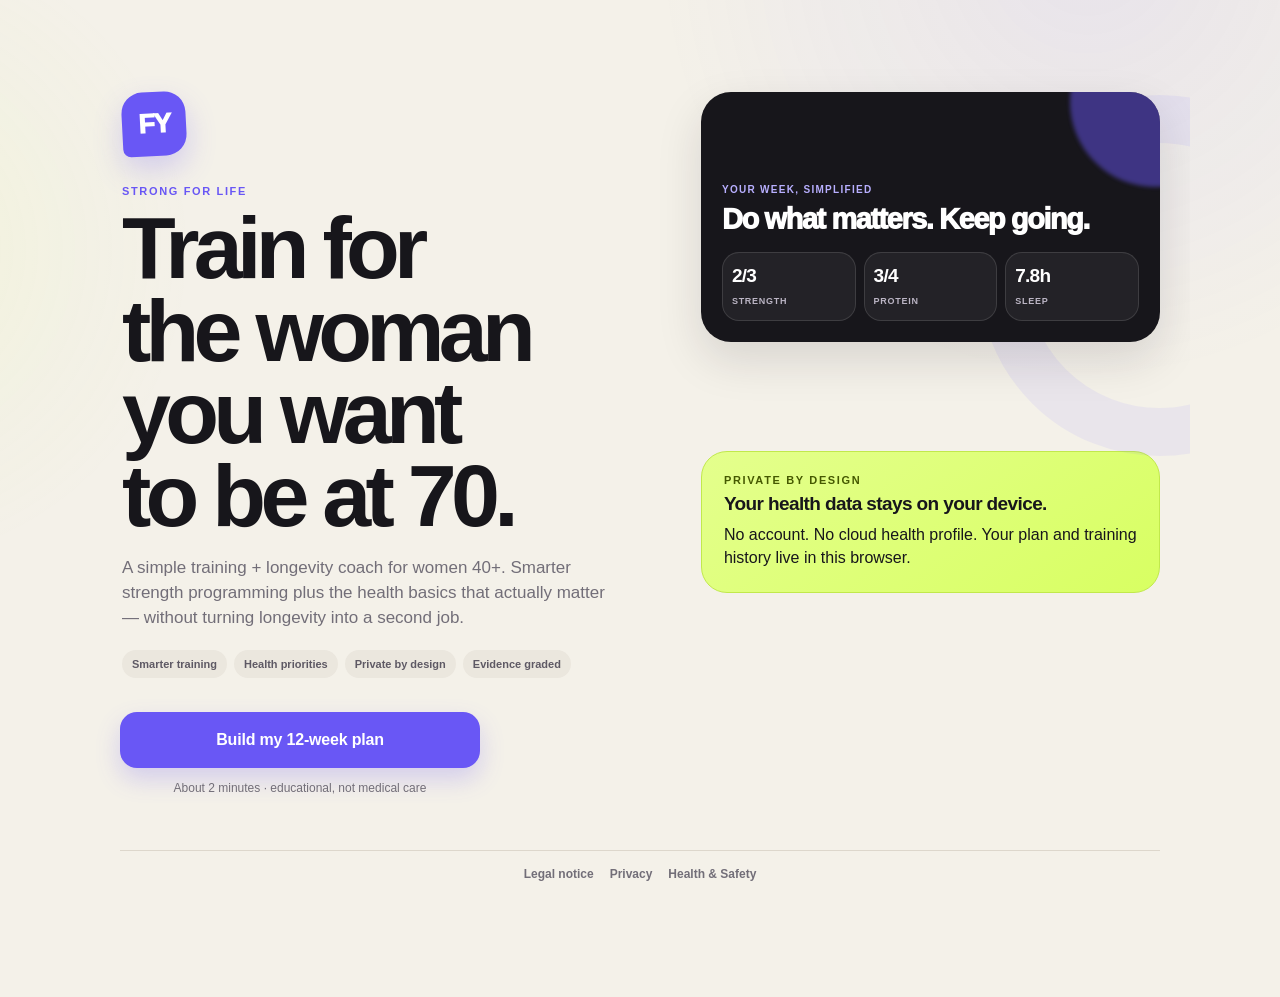
<file: index.html>
<!doctype html>
<html lang="en" translate="no" class="notranslate">
<head>
  <meta charset="UTF-8" />
  <meta name="viewport" content="width=device-width, initial-scale=1, viewport-fit=cover" />
  <meta name="theme-color" content="#18171c" />
  <meta name="description" content="A private, evidence-led training and longevity coach for women 40+." />
  <meta name="google" content="notranslate" />
  <meta http-equiv="Content-Language" content="en" />
  <link rel="manifest" href="./manifest.webmanifest" />
  <link rel="icon" href="./icons/icon.svg" type="image/svg+xml" />
  <link rel="apple-touch-icon" href="./icons/apple-touch-icon.png" />
  <link rel="stylesheet" href="./styles.css" />
  <title>Future You — Strong for life</title>
</head>
<body translate="no" class="notranslate">
  <div id="app"></div>
  <noscript>This app requires JavaScript.</noscript>
  <script type="module" src="./app.js"></script>
</body>
</html>
</file>
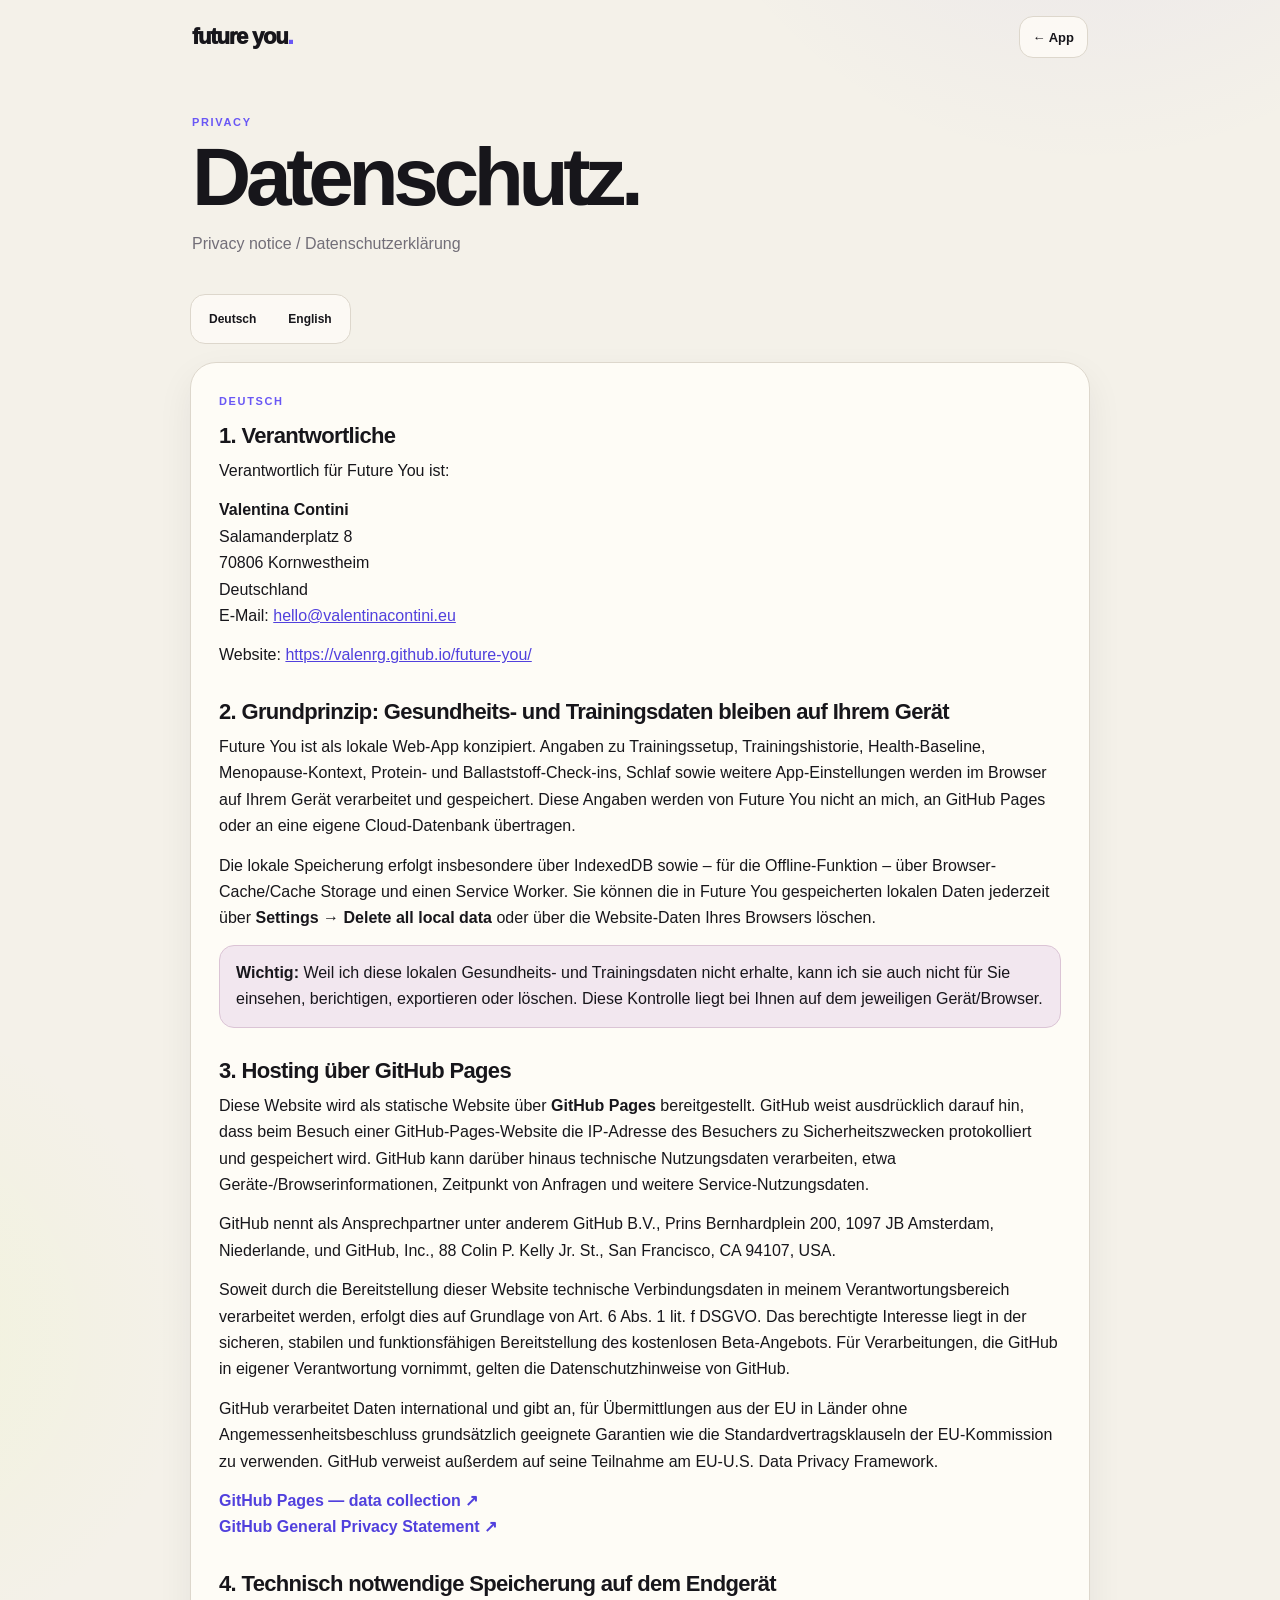
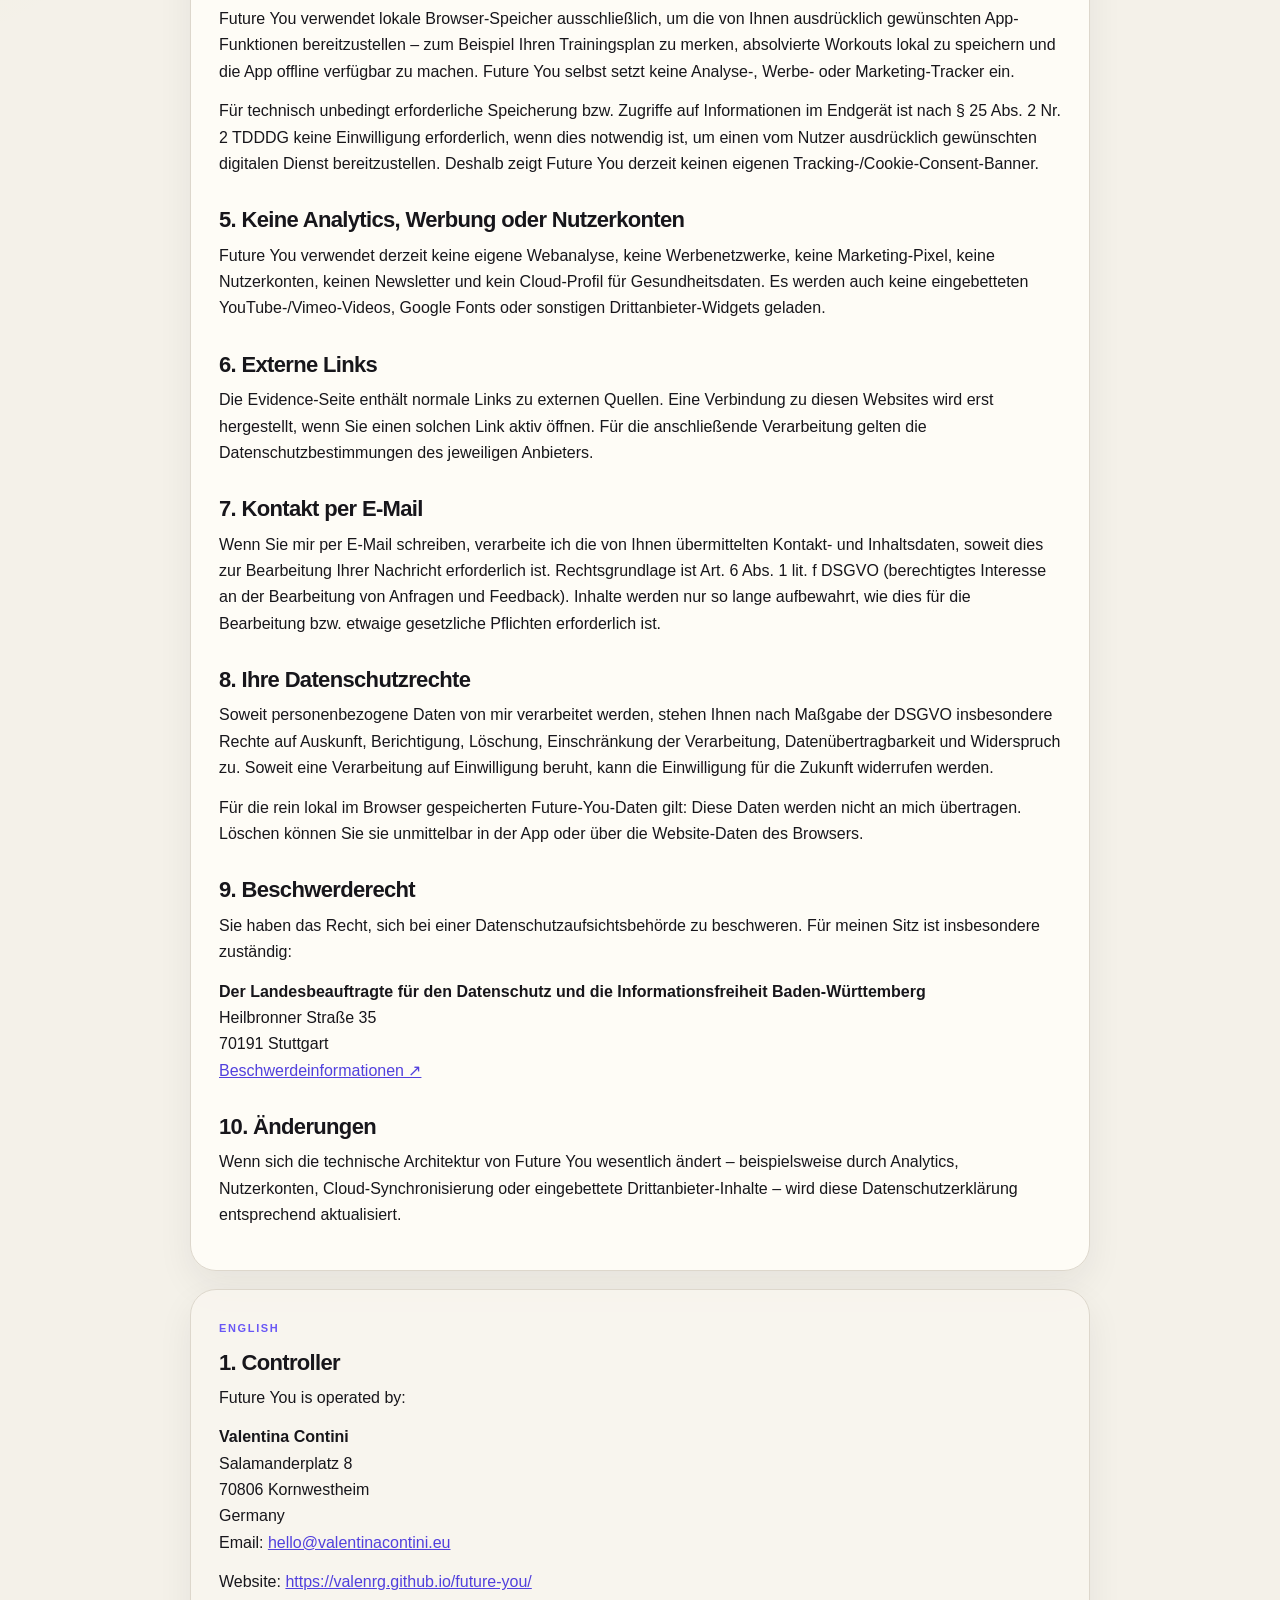
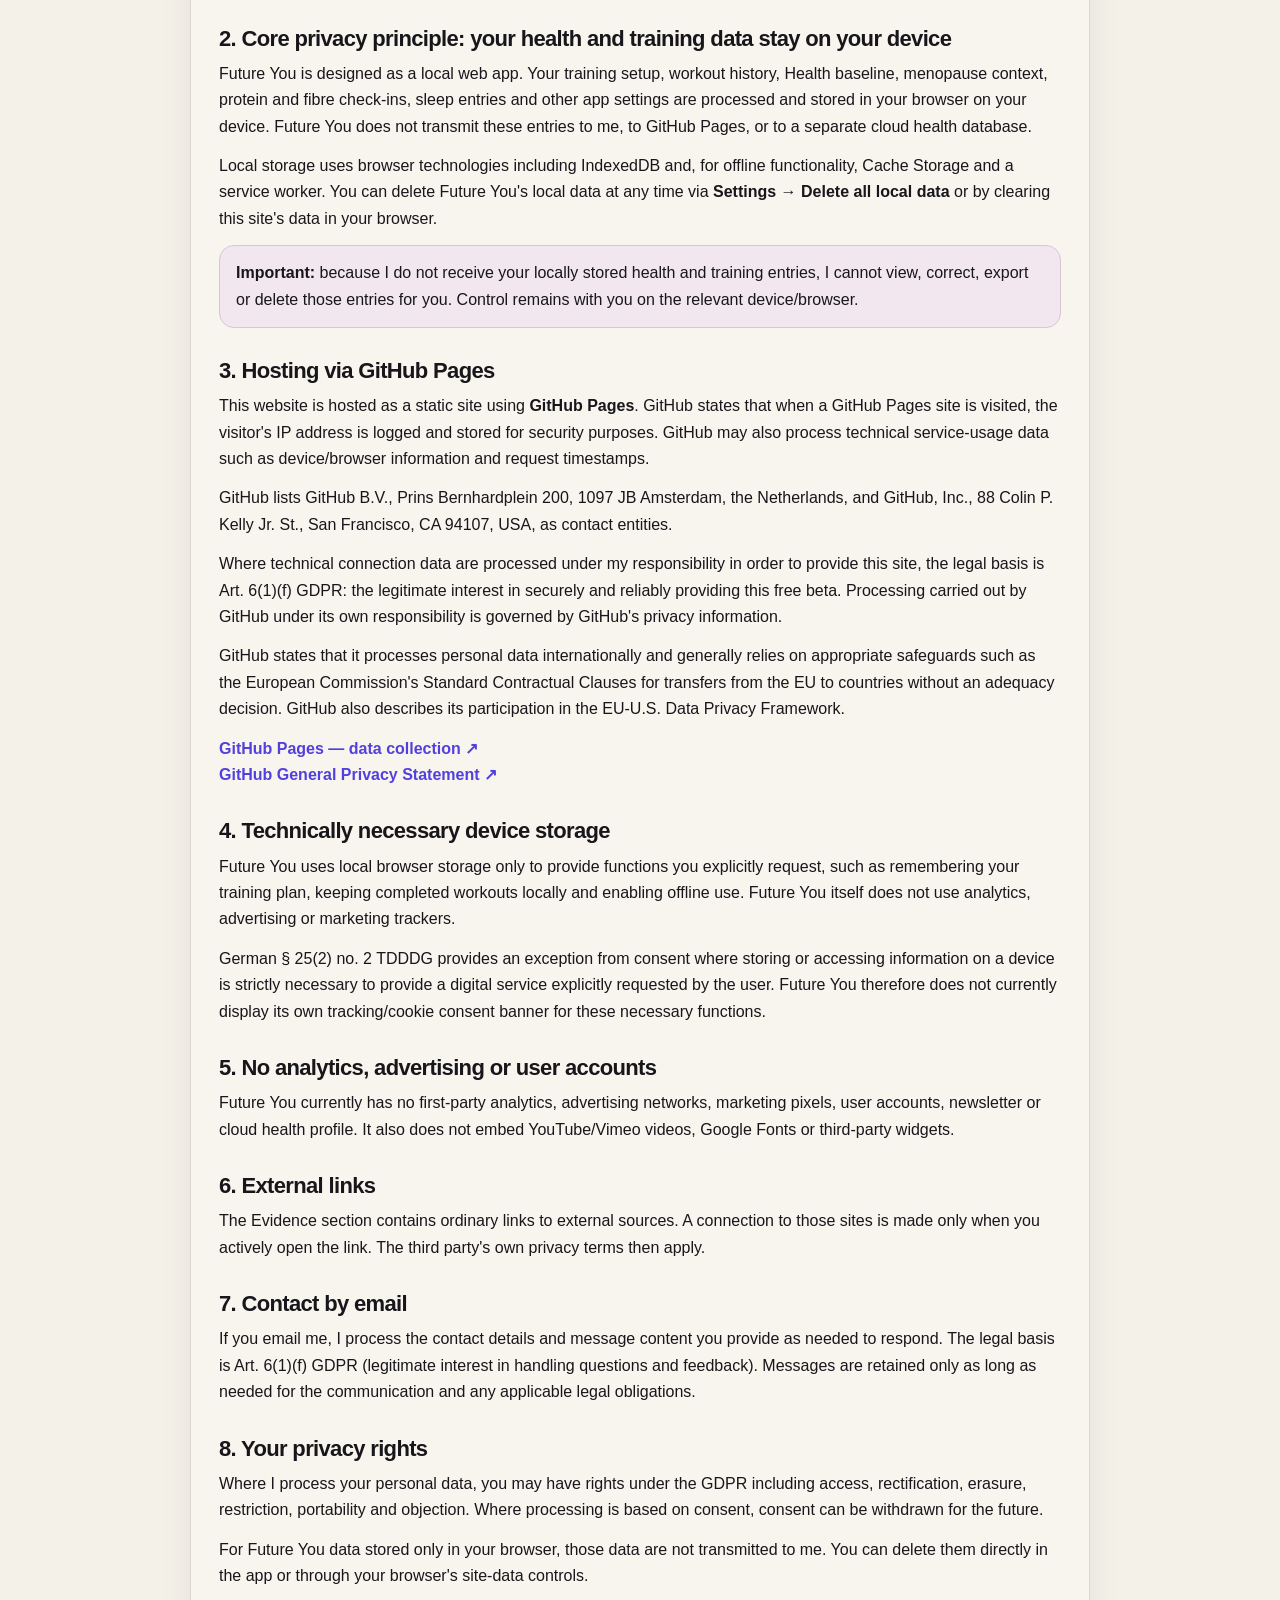
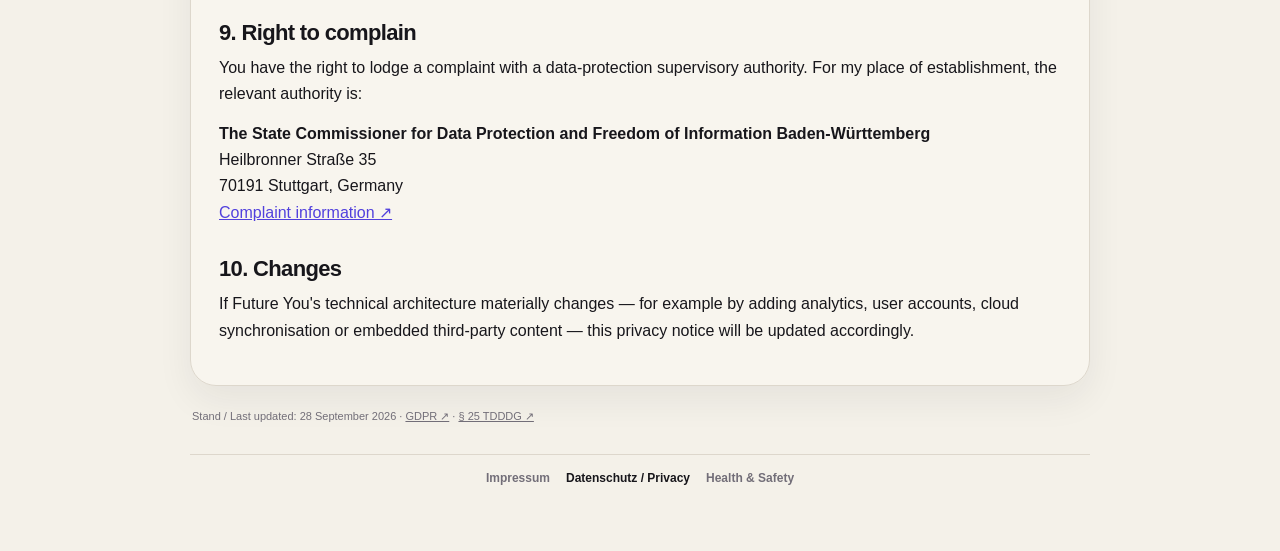
<file: datenschutz.html>
<!doctype html>
<html lang="de">
<head>
  <meta charset="UTF-8" />
  <meta name="viewport" content="width=device-width, initial-scale=1, viewport-fit=cover" />
  <meta name="theme-color" content="#18171c" />
  <meta name="robots" content="noindex,follow" />
  <link rel="icon" href="./icons/icon.svg" type="image/svg+xml" />
  <link rel="stylesheet" href="./styles.css" />
  <title>Datenschutz / Privacy — Future You</title>
</head>
<body>
  <main class="legal-shell">
    <header class="legal-header">
      <a class="brand legal-brand" href="./">future you<span class="brand-dot">.</span></a>
      <a class="legal-back" href="./">← App</a>
    </header>

    <section class="legal-hero">
      <div class="eyebrow">Privacy</div>
      <h1>Datenschutz.</h1>
      <p class="muted">Privacy notice / Datenschutzerklärung</p>
    </section>

    <nav class="language-jump" aria-label="Language"><a href="#de">Deutsch</a><a href="#en">English</a></nav>

    <article class="legal-document" id="de" lang="de">
      <span class="eyebrow">Deutsch</span>
      <h2>1. Verantwortliche</h2>
      <p>Verantwortlich für Future You ist:</p>
      <p><strong>Valentina Contini</strong><br />Salamanderplatz 8<br />70806 Kornwestheim<br />Deutschland<br />E-Mail: <a href="mailto:hello@valentinacontini.eu">hello@valentinacontini.eu</a></p>

      <p class="legal-site">Website: <a href="https://valenrg.github.io/future-you/">https://valenrg.github.io/future-you/</a></p>

      <h2>2. Grundprinzip: Gesundheits- und Trainingsdaten bleiben auf Ihrem Gerät</h2>
      <p>Future You ist als lokale Web-App konzipiert. Angaben zu Trainingssetup, Trainingshistorie, Health-Baseline, Menopause-Kontext, Protein- und Ballaststoff-Check-ins, Schlaf sowie weitere App-Einstellungen werden im Browser auf Ihrem Gerät verarbeitet und gespeichert. Diese Angaben werden von Future You nicht an mich, an GitHub Pages oder an eine eigene Cloud-Datenbank übertragen.</p>
      <p>Die lokale Speicherung erfolgt insbesondere über IndexedDB sowie – für die Offline-Funktion – über Browser-Cache/Cache Storage und einen Service Worker. Sie können die in Future You gespeicherten lokalen Daten jederzeit über <strong>Settings → Delete all local data</strong> oder über die Website-Daten Ihres Browsers löschen.</p>
      <p class="legal-note"><strong>Wichtig:</strong> Weil ich diese lokalen Gesundheits- und Trainingsdaten nicht erhalte, kann ich sie auch nicht für Sie einsehen, berichtigen, exportieren oder löschen. Diese Kontrolle liegt bei Ihnen auf dem jeweiligen Gerät/Browser.</p>

      <h2>3. Hosting über GitHub Pages</h2>
      <p>Diese Website wird als statische Website über <strong>GitHub Pages</strong> bereitgestellt. GitHub weist ausdrücklich darauf hin, dass beim Besuch einer GitHub-Pages-Website die IP-Adresse des Besuchers zu Sicherheitszwecken protokolliert und gespeichert wird. GitHub kann darüber hinaus technische Nutzungsdaten verarbeiten, etwa Geräte-/Browserinformationen, Zeitpunkt von Anfragen und weitere Service-Nutzungsdaten.</p>
      <p>GitHub nennt als Ansprechpartner unter anderem GitHub B.V., Prins Bernhardplein 200, 1097 JB Amsterdam, Niederlande, und GitHub, Inc., 88 Colin P. Kelly Jr. St., San Francisco, CA 94107, USA.</p>
      <p>Soweit durch die Bereitstellung dieser Website technische Verbindungsdaten in meinem Verantwortungsbereich verarbeitet werden, erfolgt dies auf Grundlage von Art. 6 Abs. 1 lit. f DSGVO. Das berechtigte Interesse liegt in der sicheren, stabilen und funktionsfähigen Bereitstellung des kostenlosen Beta-Angebots. Für Verarbeitungen, die GitHub in eigener Verantwortung vornimmt, gelten die Datenschutzhinweise von GitHub.</p>
      <p>GitHub verarbeitet Daten international und gibt an, für Übermittlungen aus der EU in Länder ohne Angemessenheitsbeschluss grundsätzlich geeignete Garantien wie die Standardvertragsklauseln der EU-Kommission zu verwenden. GitHub verweist außerdem auf seine Teilnahme am EU-U.S. Data Privacy Framework.</p>
      <p><a class="text-link" href="https://docs.github.com/en/pages/getting-started-with-github-pages/what-is-github-pages" target="_blank" rel="noreferrer">GitHub Pages — data collection ↗</a><br /><a class="text-link" href="https://docs.github.com/en/site-policy/privacy-policies/github-general-privacy-statement" target="_blank" rel="noreferrer">GitHub General Privacy Statement ↗</a></p>

      <h2>4. Technisch notwendige Speicherung auf dem Endgerät</h2>
      <p>Future You verwendet lokale Browser-Speicher ausschließlich, um die von Ihnen ausdrücklich gewünschten App-Funktionen bereitzustellen – zum Beispiel Ihren Trainingsplan zu merken, absolvierte Workouts lokal zu speichern und die App offline verfügbar zu machen. Future You selbst setzt keine Analyse-, Werbe- oder Marketing-Tracker ein.</p>
      <p>Für technisch unbedingt erforderliche Speicherung bzw. Zugriffe auf Informationen im Endgerät ist nach § 25 Abs. 2 Nr. 2 TDDDG keine Einwilligung erforderlich, wenn dies notwendig ist, um einen vom Nutzer ausdrücklich gewünschten digitalen Dienst bereitzustellen. Deshalb zeigt Future You derzeit keinen eigenen Tracking-/Cookie-Consent-Banner.</p>

      <h2>5. Keine Analytics, Werbung oder Nutzerkonten</h2>
      <p>Future You verwendet derzeit keine eigene Webanalyse, keine Werbenetzwerke, keine Marketing-Pixel, keine Nutzerkonten, keinen Newsletter und kein Cloud-Profil für Gesundheitsdaten. Es werden auch keine eingebetteten YouTube-/Vimeo-Videos, Google Fonts oder sonstigen Drittanbieter-Widgets geladen.</p>

      <h2>6. Externe Links</h2>
      <p>Die Evidence-Seite enthält normale Links zu externen Quellen. Eine Verbindung zu diesen Websites wird erst hergestellt, wenn Sie einen solchen Link aktiv öffnen. Für die anschließende Verarbeitung gelten die Datenschutzbestimmungen des jeweiligen Anbieters.</p>

      <h2>7. Kontakt per E-Mail</h2>
      <p>Wenn Sie mir per E-Mail schreiben, verarbeite ich die von Ihnen übermittelten Kontakt- und Inhaltsdaten, soweit dies zur Bearbeitung Ihrer Nachricht erforderlich ist. Rechtsgrundlage ist Art. 6 Abs. 1 lit. f DSGVO (berechtigtes Interesse an der Bearbeitung von Anfragen und Feedback). Inhalte werden nur so lange aufbewahrt, wie dies für die Bearbeitung bzw. etwaige gesetzliche Pflichten erforderlich ist.</p>

      <h2>8. Ihre Datenschutzrechte</h2>
      <p>Soweit personenbezogene Daten von mir verarbeitet werden, stehen Ihnen nach Maßgabe der DSGVO insbesondere Rechte auf Auskunft, Berichtigung, Löschung, Einschränkung der Verarbeitung, Datenübertragbarkeit und Widerspruch zu. Soweit eine Verarbeitung auf Einwilligung beruht, kann die Einwilligung für die Zukunft widerrufen werden.</p>
      <p>Für die rein lokal im Browser gespeicherten Future-You-Daten gilt: Diese Daten werden nicht an mich übertragen. Löschen können Sie sie unmittelbar in der App oder über die Website-Daten des Browsers.</p>

      <h2>9. Beschwerderecht</h2>
      <p>Sie haben das Recht, sich bei einer Datenschutzaufsichtsbehörde zu beschweren. Für meinen Sitz ist insbesondere zuständig:</p>
      <p><strong>Der Landesbeauftragte für den Datenschutz und die Informationsfreiheit Baden-Württemberg</strong><br />Heilbronner Straße 35<br />70191 Stuttgart<br /><a href="https://www.baden-wuerttemberg.datenschutz.de/beschwerde/" target="_blank" rel="noreferrer">Beschwerdeinformationen ↗</a></p>

      <h2>10. Änderungen</h2>
      <p>Wenn sich die technische Architektur von Future You wesentlich ändert – beispielsweise durch Analytics, Nutzerkonten, Cloud-Synchronisierung oder eingebettete Drittanbieter-Inhalte – wird diese Datenschutzerklärung entsprechend aktualisiert.</p>
    </article>

    <article class="legal-document legal-document-en" id="en" lang="en">
      <span class="eyebrow">English</span>
      <h2>1. Controller</h2>
      <p>Future You is operated by:</p>
      <p><strong>Valentina Contini</strong><br />Salamanderplatz 8<br />70806 Kornwestheim<br />Germany<br />Email: <a href="mailto:hello@valentinacontini.eu">hello@valentinacontini.eu</a></p>

      <p class="legal-site">Website: <a href="https://valenrg.github.io/future-you/">https://valenrg.github.io/future-you/</a></p>

      <h2>2. Core privacy principle: your health and training data stay on your device</h2>
      <p>Future You is designed as a local web app. Your training setup, workout history, Health baseline, menopause context, protein and fibre check-ins, sleep entries and other app settings are processed and stored in your browser on your device. Future You does not transmit these entries to me, to GitHub Pages, or to a separate cloud health database.</p>
      <p>Local storage uses browser technologies including IndexedDB and, for offline functionality, Cache Storage and a service worker. You can delete Future You's local data at any time via <strong>Settings → Delete all local data</strong> or by clearing this site's data in your browser.</p>
      <p class="legal-note"><strong>Important:</strong> because I do not receive your locally stored health and training entries, I cannot view, correct, export or delete those entries for you. Control remains with you on the relevant device/browser.</p>

      <h2>3. Hosting via GitHub Pages</h2>
      <p>This website is hosted as a static site using <strong>GitHub Pages</strong>. GitHub states that when a GitHub Pages site is visited, the visitor's IP address is logged and stored for security purposes. GitHub may also process technical service-usage data such as device/browser information and request timestamps.</p>
      <p>GitHub lists GitHub B.V., Prins Bernhardplein 200, 1097 JB Amsterdam, the Netherlands, and GitHub, Inc., 88 Colin P. Kelly Jr. St., San Francisco, CA 94107, USA, as contact entities.</p>
      <p>Where technical connection data are processed under my responsibility in order to provide this site, the legal basis is Art. 6(1)(f) GDPR: the legitimate interest in securely and reliably providing this free beta. Processing carried out by GitHub under its own responsibility is governed by GitHub's privacy information.</p>
      <p>GitHub states that it processes personal data internationally and generally relies on appropriate safeguards such as the European Commission's Standard Contractual Clauses for transfers from the EU to countries without an adequacy decision. GitHub also describes its participation in the EU-U.S. Data Privacy Framework.</p>
      <p><a class="text-link" href="https://docs.github.com/en/pages/getting-started-with-github-pages/what-is-github-pages" target="_blank" rel="noreferrer">GitHub Pages — data collection ↗</a><br /><a class="text-link" href="https://docs.github.com/en/site-policy/privacy-policies/github-general-privacy-statement" target="_blank" rel="noreferrer">GitHub General Privacy Statement ↗</a></p>

      <h2>4. Technically necessary device storage</h2>
      <p>Future You uses local browser storage only to provide functions you explicitly request, such as remembering your training plan, keeping completed workouts locally and enabling offline use. Future You itself does not use analytics, advertising or marketing trackers.</p>
      <p>German § 25(2) no. 2 TDDDG provides an exception from consent where storing or accessing information on a device is strictly necessary to provide a digital service explicitly requested by the user. Future You therefore does not currently display its own tracking/cookie consent banner for these necessary functions.</p>

      <h2>5. No analytics, advertising or user accounts</h2>
      <p>Future You currently has no first-party analytics, advertising networks, marketing pixels, user accounts, newsletter or cloud health profile. It also does not embed YouTube/Vimeo videos, Google Fonts or third-party widgets.</p>

      <h2>6. External links</h2>
      <p>The Evidence section contains ordinary links to external sources. A connection to those sites is made only when you actively open the link. The third party's own privacy terms then apply.</p>

      <h2>7. Contact by email</h2>
      <p>If you email me, I process the contact details and message content you provide as needed to respond. The legal basis is Art. 6(1)(f) GDPR (legitimate interest in handling questions and feedback). Messages are retained only as long as needed for the communication and any applicable legal obligations.</p>

      <h2>8. Your privacy rights</h2>
      <p>Where I process your personal data, you may have rights under the GDPR including access, rectification, erasure, restriction, portability and objection. Where processing is based on consent, consent can be withdrawn for the future.</p>
      <p>For Future You data stored only in your browser, those data are not transmitted to me. You can delete them directly in the app or through your browser's site-data controls.</p>

      <h2>9. Right to complain</h2>
      <p>You have the right to lodge a complaint with a data-protection supervisory authority. For my place of establishment, the relevant authority is:</p>
      <p><strong>The State Commissioner for Data Protection and Freedom of Information Baden-Württemberg</strong><br />Heilbronner Straße 35<br />70191 Stuttgart, Germany<br /><a href="https://www.baden-wuerttemberg.datenschutz.de/beschwerde/" target="_blank" rel="noreferrer">Complaint information ↗</a></p>

      <h2>10. Changes</h2>
      <p>If Future You's technical architecture materially changes — for example by adding analytics, user accounts, cloud synchronisation or embedded third-party content — this privacy notice will be updated accordingly.</p>
    </article>

    <div class="legal-source-note">Stand / Last updated: 28 September 2026 · <a href="https://eur-lex.europa.eu/eli/reg/2016/679/oj" target="_blank" rel="noreferrer">GDPR ↗</a> · <a href="https://www.gesetze-im-internet.de/ttdsg/__25.html" target="_blank" rel="noreferrer">§ 25 TDDDG ↗</a></div>
    <footer class="legal-links"><a href="./impressum.html">Impressum</a><a href="./datenschutz.html" aria-current="page">Datenschutz / Privacy</a><a href="./health-safety.html">Health &amp; Safety</a></footer>
  </main>
</body>
</html>
</file>
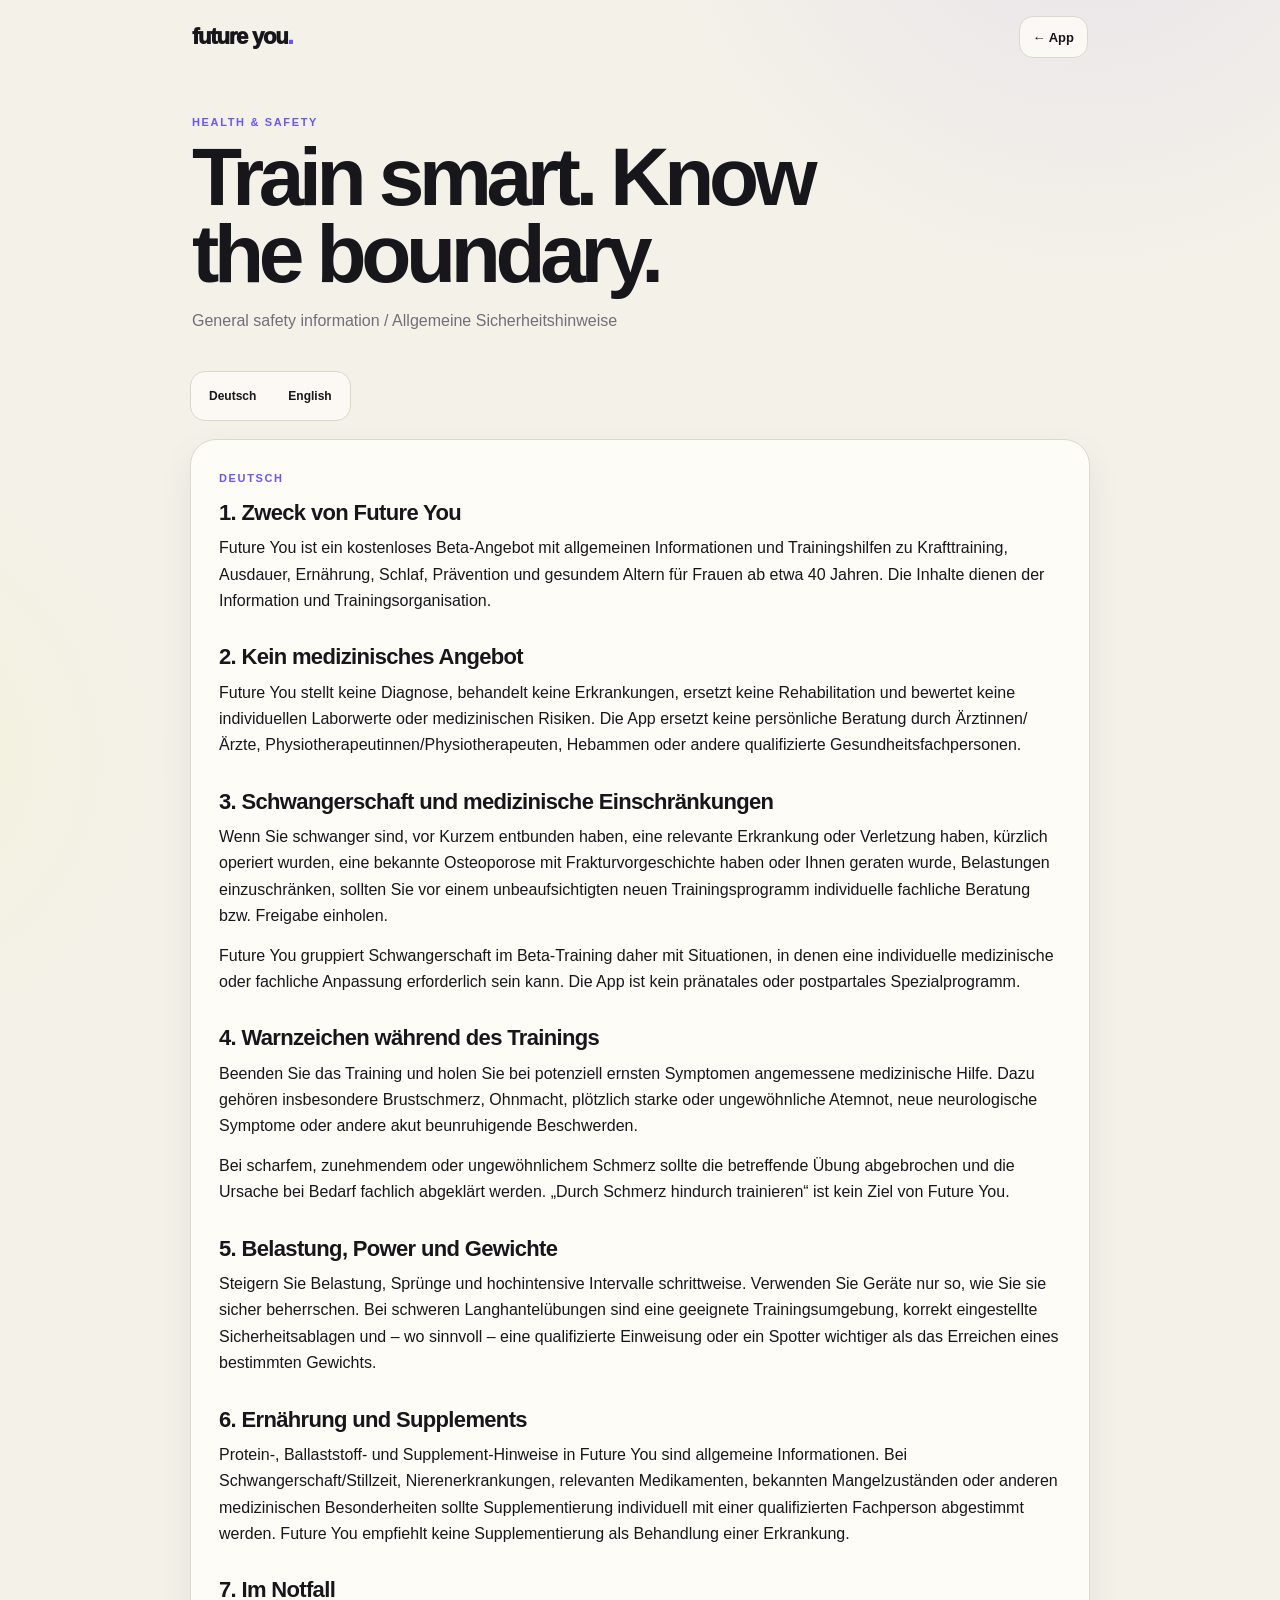
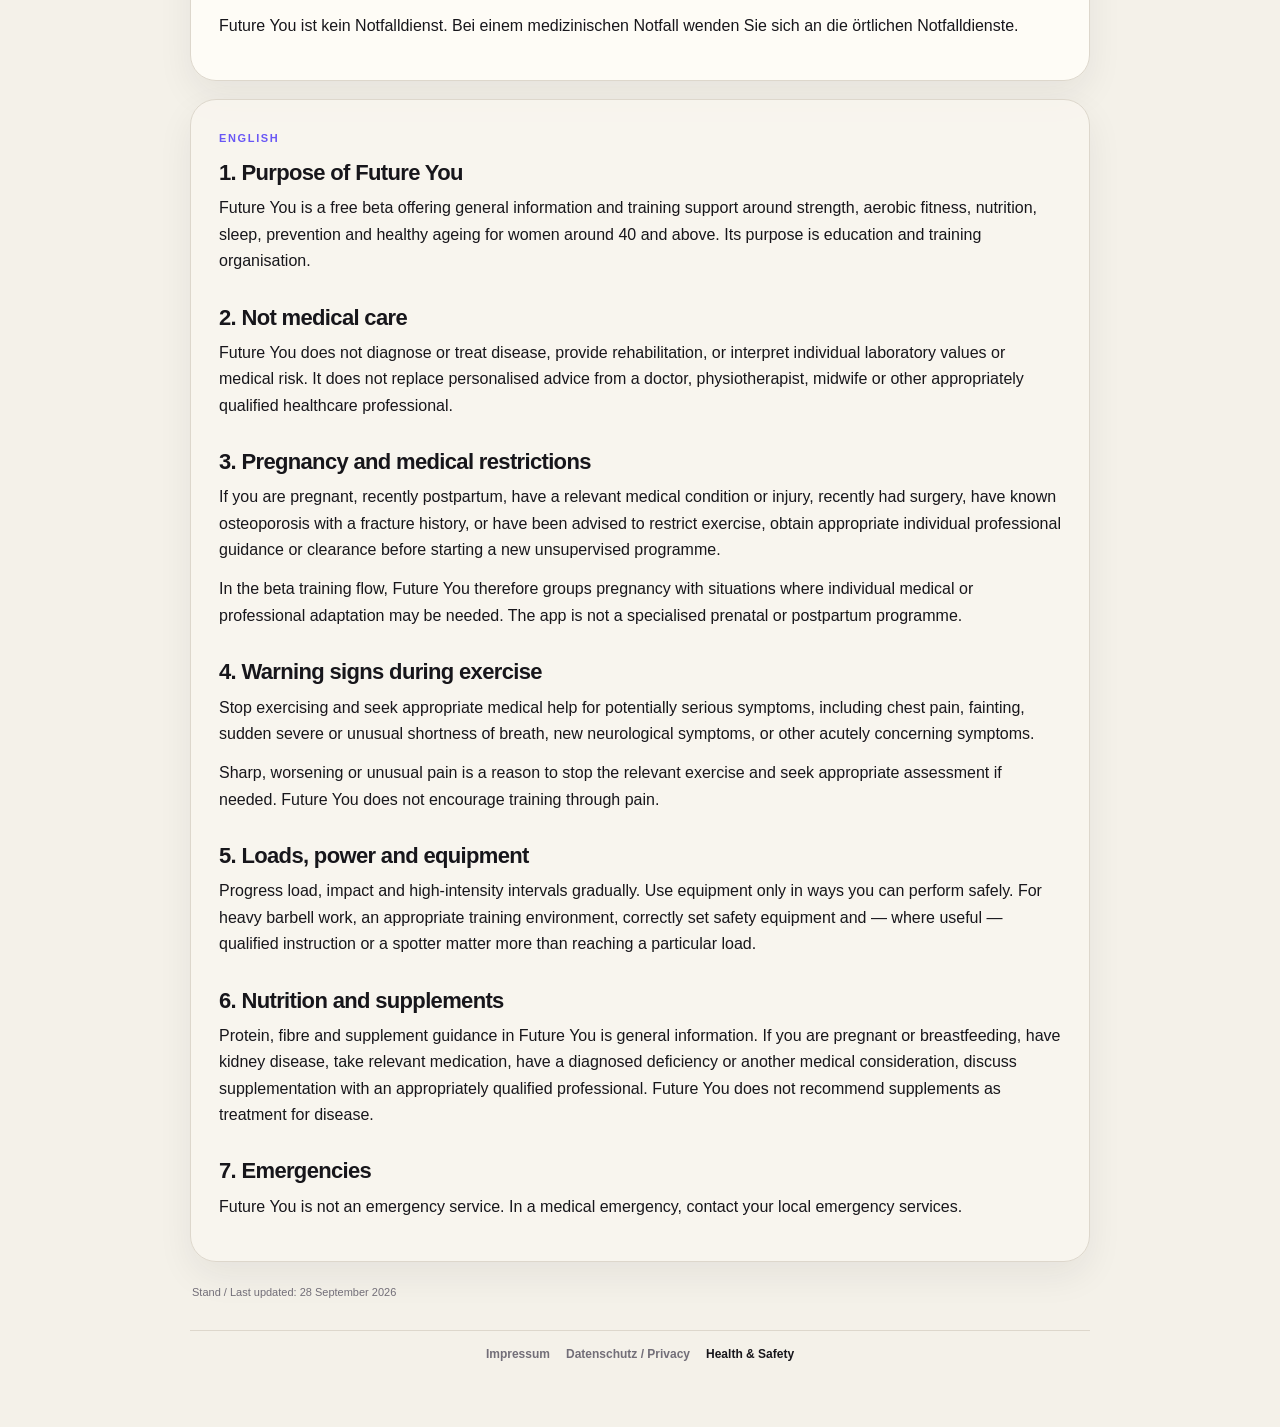
<file: health-safety.html>
<!doctype html>
<html lang="de">
<head>
  <meta charset="UTF-8" />
  <meta name="viewport" content="width=device-width, initial-scale=1, viewport-fit=cover" />
  <meta name="theme-color" content="#18171c" />
  <meta name="robots" content="noindex,follow" />
  <link rel="icon" href="./icons/icon.svg" type="image/svg+xml" />
  <link rel="stylesheet" href="./styles.css" />
  <title>Health & Safety — Future You</title>
</head>
<body>
  <main class="legal-shell">
    <header class="legal-header">
      <a class="brand legal-brand" href="./">future you<span class="brand-dot">.</span></a>
      <a class="legal-back" href="./">← App</a>
    </header>

    <section class="legal-hero">
      <div class="eyebrow">Health &amp; Safety</div>
      <h1>Train smart. Know the boundary.</h1>
      <p class="muted">General safety information / Allgemeine Sicherheitshinweise</p>
    </section>

    <nav class="language-jump" aria-label="Language"><a href="#de">Deutsch</a><a href="#en">English</a></nav>

    <article class="legal-document" id="de" lang="de">
      <span class="eyebrow">Deutsch</span>
      <h2>1. Zweck von Future You</h2>
      <p>Future You ist ein kostenloses Beta-Angebot mit allgemeinen Informationen und Trainingshilfen zu Krafttraining, Ausdauer, Ernährung, Schlaf, Prävention und gesundem Altern für Frauen ab etwa 40 Jahren. Die Inhalte dienen der Information und Trainingsorganisation.</p>

      <h2>2. Kein medizinisches Angebot</h2>
      <p>Future You stellt keine Diagnose, behandelt keine Erkrankungen, ersetzt keine Rehabilitation und bewertet keine individuellen Laborwerte oder medizinischen Risiken. Die App ersetzt keine persönliche Beratung durch Ärztinnen/Ärzte, Physiotherapeutinnen/Physiotherapeuten, Hebammen oder andere qualifizierte Gesundheitsfachpersonen.</p>

      <h2>3. Schwangerschaft und medizinische Einschränkungen</h2>
      <p>Wenn Sie schwanger sind, vor Kurzem entbunden haben, eine relevante Erkrankung oder Verletzung haben, kürzlich operiert wurden, eine bekannte Osteoporose mit Frakturvorgeschichte haben oder Ihnen geraten wurde, Belastungen einzuschränken, sollten Sie vor einem unbeaufsichtigten neuen Trainingsprogramm individuelle fachliche Beratung bzw. Freigabe einholen.</p>
      <p>Future You gruppiert Schwangerschaft im Beta-Training daher mit Situationen, in denen eine individuelle medizinische oder fachliche Anpassung erforderlich sein kann. Die App ist kein pränatales oder postpartales Spezialprogramm.</p>

      <h2>4. Warnzeichen während des Trainings</h2>
      <p>Beenden Sie das Training und holen Sie bei potenziell ernsten Symptomen angemessene medizinische Hilfe. Dazu gehören insbesondere Brustschmerz, Ohnmacht, plötzlich starke oder ungewöhnliche Atemnot, neue neurologische Symptome oder andere akut beunruhigende Beschwerden.</p>
      <p>Bei scharfem, zunehmendem oder ungewöhnlichem Schmerz sollte die betreffende Übung abgebrochen und die Ursache bei Bedarf fachlich abgeklärt werden. „Durch Schmerz hindurch trainieren“ ist kein Ziel von Future You.</p>

      <h2>5. Belastung, Power und Gewichte</h2>
      <p>Steigern Sie Belastung, Sprünge und hochintensive Intervalle schrittweise. Verwenden Sie Geräte nur so, wie Sie sie sicher beherrschen. Bei schweren Langhantelübungen sind eine geeignete Trainingsumgebung, korrekt eingestellte Sicherheitsablagen und – wo sinnvoll – eine qualifizierte Einweisung oder ein Spotter wichtiger als das Erreichen eines bestimmten Gewichts.</p>

      <h2>6. Ernährung und Supplements</h2>
      <p>Protein-, Ballaststoff- und Supplement-Hinweise in Future You sind allgemeine Informationen. Bei Schwangerschaft/Stillzeit, Nierenerkrankungen, relevanten Medikamenten, bekannten Mangelzuständen oder anderen medizinischen Besonderheiten sollte Supplementierung individuell mit einer qualifizierten Fachperson abgestimmt werden. Future You empfiehlt keine Supplementierung als Behandlung einer Erkrankung.</p>

      <h2>7. Im Notfall</h2>
      <p>Future You ist kein Notfalldienst. Bei einem medizinischen Notfall wenden Sie sich an die örtlichen Notfalldienste.</p>
    </article>

    <article class="legal-document legal-document-en" id="en" lang="en">
      <span class="eyebrow">English</span>
      <h2>1. Purpose of Future You</h2>
      <p>Future You is a free beta offering general information and training support around strength, aerobic fitness, nutrition, sleep, prevention and healthy ageing for women around 40 and above. Its purpose is education and training organisation.</p>

      <h2>2. Not medical care</h2>
      <p>Future You does not diagnose or treat disease, provide rehabilitation, or interpret individual laboratory values or medical risk. It does not replace personalised advice from a doctor, physiotherapist, midwife or other appropriately qualified healthcare professional.</p>

      <h2>3. Pregnancy and medical restrictions</h2>
      <p>If you are pregnant, recently postpartum, have a relevant medical condition or injury, recently had surgery, have known osteoporosis with a fracture history, or have been advised to restrict exercise, obtain appropriate individual professional guidance or clearance before starting a new unsupervised programme.</p>
      <p>In the beta training flow, Future You therefore groups pregnancy with situations where individual medical or professional adaptation may be needed. The app is not a specialised prenatal or postpartum programme.</p>

      <h2>4. Warning signs during exercise</h2>
      <p>Stop exercising and seek appropriate medical help for potentially serious symptoms, including chest pain, fainting, sudden severe or unusual shortness of breath, new neurological symptoms, or other acutely concerning symptoms.</p>
      <p>Sharp, worsening or unusual pain is a reason to stop the relevant exercise and seek appropriate assessment if needed. Future You does not encourage training through pain.</p>

      <h2>5. Loads, power and equipment</h2>
      <p>Progress load, impact and high-intensity intervals gradually. Use equipment only in ways you can perform safely. For heavy barbell work, an appropriate training environment, correctly set safety equipment and — where useful — qualified instruction or a spotter matter more than reaching a particular load.</p>

      <h2>6. Nutrition and supplements</h2>
      <p>Protein, fibre and supplement guidance in Future You is general information. If you are pregnant or breastfeeding, have kidney disease, take relevant medication, have a diagnosed deficiency or another medical consideration, discuss supplementation with an appropriately qualified professional. Future You does not recommend supplements as treatment for disease.</p>

      <h2>7. Emergencies</h2>
      <p>Future You is not an emergency service. In a medical emergency, contact your local emergency services.</p>
    </article>

    <div class="legal-source-note">Stand / Last updated: 28 September 2026</div>
    <footer class="legal-links"><a href="./impressum.html">Impressum</a><a href="./datenschutz.html">Datenschutz / Privacy</a><a href="./health-safety.html" aria-current="page">Health &amp; Safety</a></footer>
  </main>
</body>
</html>
</file>
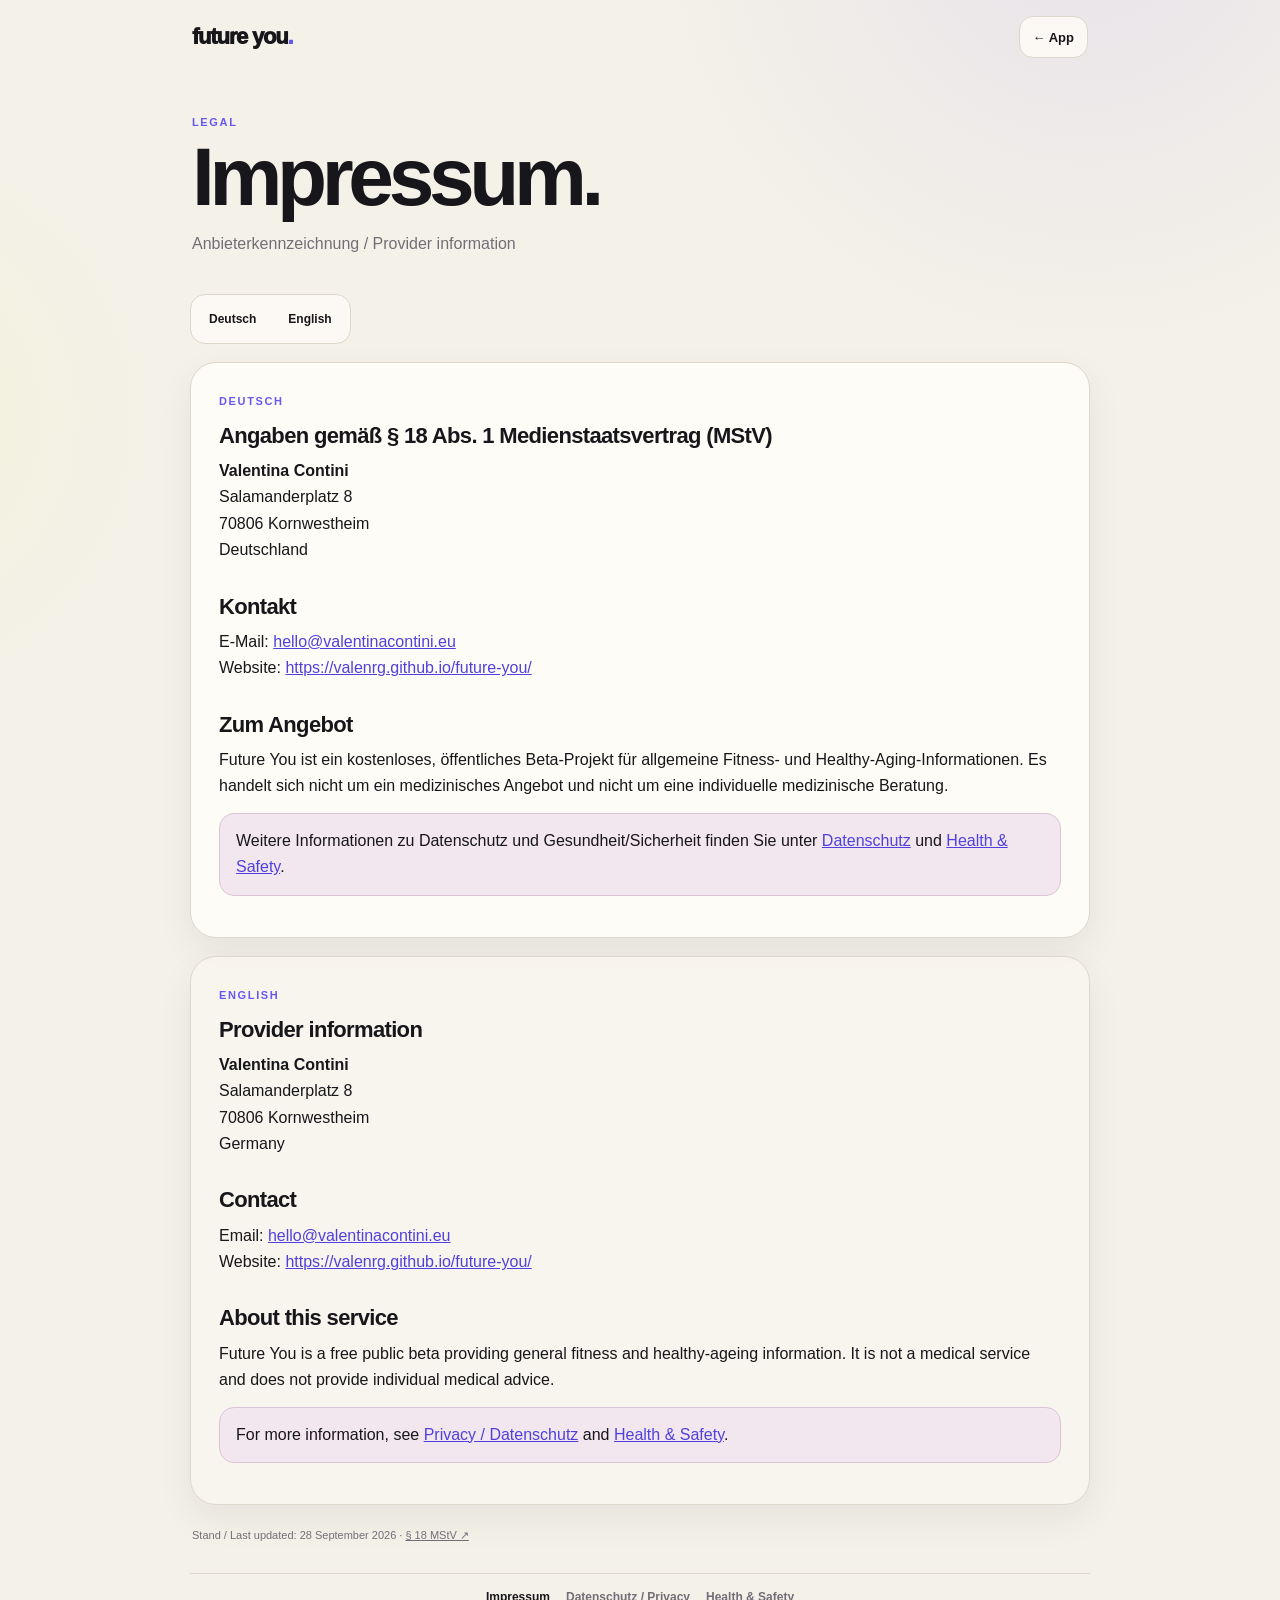
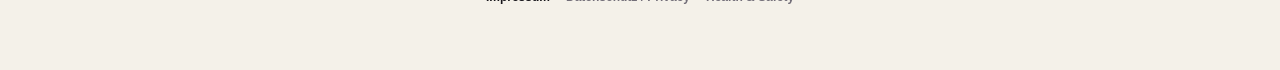
<file: impressum.html>
<!doctype html>
<html lang="de">
<head>
  <meta charset="UTF-8" />
  <meta name="viewport" content="width=device-width, initial-scale=1, viewport-fit=cover" />
  <meta name="theme-color" content="#18171c" />
  <meta name="robots" content="noindex,follow" />
  <link rel="icon" href="./icons/icon.svg" type="image/svg+xml" />
  <link rel="stylesheet" href="./styles.css" />
  <title>Impressum — Future You</title>
</head>
<body>
  <main class="legal-shell">
    <header class="legal-header">
      <a class="brand legal-brand" href="./">future you<span class="brand-dot">.</span></a>
      <a class="legal-back" href="./">← App</a>
    </header>

    <section class="legal-hero">
      <div class="eyebrow">Legal</div>
      <h1>Impressum.</h1>
      <p class="muted">Anbieterkennzeichnung / Provider information</p>
    </section>

    <nav class="language-jump" aria-label="Language"><a href="#de">Deutsch</a><a href="#en">English</a></nav>

    <article class="legal-document" id="de" lang="de">
      <span class="eyebrow">Deutsch</span>
      <h2>Angaben gemäß § 18 Abs. 1 Medienstaatsvertrag (MStV)</h2>
      <p><strong>Valentina Contini</strong><br />Salamanderplatz 8<br />70806 Kornwestheim<br />Deutschland</p>

      <h2>Kontakt</h2>
      <p>E-Mail: <a href="mailto:hello@valentinacontini.eu">hello@valentinacontini.eu</a><br />Website: <a href="https://valenrg.github.io/future-you/">https://valenrg.github.io/future-you/</a></p>

      <h2>Zum Angebot</h2>
      <p>Future You ist ein kostenloses, öffentliches Beta-Projekt für allgemeine Fitness- und Healthy-Aging-Informationen. Es handelt sich nicht um ein medizinisches Angebot und nicht um eine individuelle medizinische Beratung.</p>

      <p class="legal-note">Weitere Informationen zu Datenschutz und Gesundheit/Sicherheit finden Sie unter <a href="./datenschutz.html">Datenschutz</a> und <a href="./health-safety.html">Health &amp; Safety</a>.</p>
    </article>

    <article class="legal-document legal-document-en" id="en" lang="en">
      <span class="eyebrow">English</span>
      <h2>Provider information</h2>
      <p><strong>Valentina Contini</strong><br />Salamanderplatz 8<br />70806 Kornwestheim<br />Germany</p>

      <h2>Contact</h2>
      <p>Email: <a href="mailto:hello@valentinacontini.eu">hello@valentinacontini.eu</a><br />Website: <a href="https://valenrg.github.io/future-you/">https://valenrg.github.io/future-you/</a></p>

      <h2>About this service</h2>
      <p>Future You is a free public beta providing general fitness and healthy-ageing information. It is not a medical service and does not provide individual medical advice.</p>

      <p class="legal-note">For more information, see <a href="./datenschutz.html">Privacy / Datenschutz</a> and <a href="./health-safety.html">Health &amp; Safety</a>.</p>
    </article>

    <div class="legal-source-note">Stand / Last updated: 28 September 2026 · <a href="https://www.gesetze-bayern.de/Content/Document/MStV-18" target="_blank" rel="noreferrer">§ 18 MStV ↗</a></div>
    <footer class="legal-links"><a href="./impressum.html" aria-current="page">Impressum</a><a href="./datenschutz.html">Datenschutz / Privacy</a><a href="./health-safety.html">Health &amp; Safety</a></footer>
  </main>
</body>
</html>
</file>
<file: styles.css>
:root {
  --bg: #f4f1e9;
  --paper: #fffdf8;
  --paper-2: #f9f6ef;
  --ink: #17161b;
  --ink-2: #2b2931;
  --muted: #726e78;
  --muted-2: #9b96a1;
  --line: #ddd7cc;
  --line-strong: #cfc7ba;
  --accent: #6957f5;
  --accent-deep: #5140dd;
  --accent-soft: #eeebff;
  --accent-2: #d8ff62;
  --accent-2-deep: #bfeb43;
  --contrast: #700353;
  --contrast-soft: #f2e7ef;
  --ok: #16805a;
  --ok-soft: #e3f7ed;
  --danger: #ae3434;
  --danger-soft: #fff0ef;
  --radius: 26px;
  --radius-sm: 17px;
  --shadow: 0 14px 36px rgba(28, 24, 39, .065);
  --shadow-strong: 0 18px 45px rgba(28, 24, 39, .13);
}

* { box-sizing: border-box; }
html { background: var(--bg); -webkit-text-size-adjust: 100%; }
html, body { margin: 0; padding: 0; color: var(--ink); font-family: Inter, ui-sans-serif, -apple-system, BlinkMacSystemFont, "Segoe UI", sans-serif; }
body {
  min-height: 100vh;
  background:
    radial-gradient(circle at 85% -5%, rgba(105,87,245,.09), transparent 27rem),
    radial-gradient(circle at -10% 25%, rgba(216,255,98,.10), transparent 20rem),
    var(--bg);
}
button, input, select { font: inherit; }
button { cursor: pointer; -webkit-tap-highlight-color: transparent; }
a { color: inherit; }
#app { min-height: 100vh; }

.shell {
  max-width: 600px;
  margin: 0 auto;
  min-height: 100vh;
  padding: env(safe-area-inset-top) 18px calc(104px + env(safe-area-inset-bottom));
}

.topbar {
  display: flex;
  justify-content: space-between;
  align-items: center;
  min-height: 62px;
  padding: 8px 2px;
  position: sticky;
  top: 0;
  z-index: 20;
  background: linear-gradient(var(--bg) 70%, rgba(244,241,233,.9) 82%, transparent);
  backdrop-filter: blur(8px);
}
.brand {
  font-weight: 950;
  letter-spacing: -.055em;
  font-size: 22px;
  line-height: 1;
}
.brand-dot { color: var(--accent); }
.icon-btn {
  border: 1px solid var(--line);
  background: rgba(255,253,248,.82);
  width: 44px;
  height: 44px;
  border-radius: 16px;
  display: grid;
  place-items: center;
  color: var(--ink);
  box-shadow: 0 5px 18px rgba(35,31,45,.05);
}
.icon-btn:active { transform: scale(.97); }

.hero { padding: 27px 2px 18px; }
.eyebrow {
  text-transform: uppercase;
  font-size: 11px;
  font-weight: 900;
  letter-spacing: .15em;
  color: var(--accent);
}
h1 {
  font-size: clamp(41px, 11.4vw, 64px);
  line-height: .94;
  letter-spacing: -.065em;
  margin: 10px 0 17px;
  text-wrap: balance;
}
h2 {
  font-size: 31px;
  line-height: .98;
  letter-spacing: -.048em;
  margin: 8px 0 14px;
}
h3 {
  font-size: 19px;
  line-height: 1.08;
  letter-spacing: -.032em;
  margin: 0 0 8px;
}
p { line-height: 1.48; margin: 0 0 12px; }
.muted { color: var(--muted); }

.card {
  background: rgba(255,253,248,.93);
  border: 1px solid var(--line);
  border-radius: var(--radius);
  padding: 20px;
  box-shadow: var(--shadow);
  margin-bottom: 14px;
}
.card.dark {
  background:
    radial-gradient(circle at 90% 0%, rgba(105,87,245,.32), transparent 12rem),
    var(--ink);
  color: white;
  border-color: var(--ink);
  box-shadow: var(--shadow-strong);
}
.card.accent {
  background: linear-gradient(145deg, #e4ff8d 0%, var(--accent-2) 100%);
  border-color: #c1e94c;
  box-shadow: none;
}
.card.contrast {
  background: var(--contrast-soft);
  border-color: #dbc2d2;
  box-shadow: none;
}
.card.contrast .eyebrow { color: var(--contrast); }
.card.contrast a { color: var(--contrast); }
.big-action { padding: 25px; overflow: hidden; position: relative; }
.big-action::after {
  content: "";
  position: absolute;
  width: 130px;
  height: 130px;
  border-radius: 50%;
  right: -58px;
  bottom: -70px;
  border: 23px solid rgba(255,255,255,.06);
  pointer-events: none;
}
.big-number { font-size: 54px; font-weight: 950; line-height: .86; letter-spacing: -.07em; }

.row { display: flex; align-items: center; gap: 12px; }
.between { justify-content: space-between; }
.stack { display: grid; gap: 10px; }
.grid2 { display: grid; grid-template-columns: 1fr 1fr; gap: 10px; }

.btn {
  border: 0;
  border-radius: 17px;
  min-height: 56px;
  padding: 14px 18px;
  background: var(--ink);
  color: white;
  font-weight: 900;
  letter-spacing: -.012em;
  width: 100%;
  transition: transform .12s ease, box-shadow .12s ease, background .12s ease;
}
.btn:active { transform: translateY(1px) scale(.995); }
.btn.primary { background: var(--accent); box-shadow: 0 11px 24px rgba(105,87,245,.23); }
.btn.primary:hover { background: var(--accent-deep); }
.btn.secondary { background: rgba(255,253,248,.68); color: var(--ink); border: 1px solid var(--line-strong); }
.btn.lime { background: var(--accent-2); color: var(--ink); box-shadow: 0 8px 20px rgba(180,220,60,.16); }
.btn.small { width: auto; min-height: 42px; padding: 10px 14px; border-radius: 14px; font-size: 14px; }
.btn.danger { background: var(--danger-soft); color: var(--danger); border: 1px solid #efc7c3; }

.pill {
  display: inline-flex;
  align-items: center;
  gap: 6px;
  border-radius: 999px;
  padding: 7px 10px;
  font-size: 11px;
  letter-spacing: .02em;
  font-weight: 900;
  background: #ece8df;
  white-space: nowrap;
}
.pill.good { background: var(--ok-soft); color: #0c6847; }
.pill.purple { background: #ece9ff; color: #4d3be7; }

.progress { height: 8px; background: #e6e1d8; border-radius: 999px; overflow: hidden; }
.progress > span { display: block; height: 100%; background: var(--accent); border-radius: 999px; }

.option-grid { display: grid; gap: 10px; }
.option {
  text-align: left;
  border: 1px solid var(--line);
  background: rgba(255,253,248,.9);
  border-radius: 20px;
  padding: 16px 48px 16px 16px;
  min-height: 62px;
  font-weight: 820;
  color: var(--ink);
  position: relative;
  transition: border-color .14s ease, background .14s ease, transform .14s ease;
}
.option::after {
  content: "";
  position: absolute;
  right: 17px;
  top: 50%;
  width: 19px;
  height: 19px;
  transform: translateY(-50%);
  border-radius: 50%;
  border: 1.5px solid #bfb8ad;
  background: white;
}
.option.selected {
  border: 2px solid var(--accent);
  background: var(--accent-soft);
  padding: 15px 47px 15px 15px;
}
.option.selected::after {
  border: 5px solid var(--accent);
  background: white;
}
.option:active { transform: scale(.995); }

.check-row { display: flex; align-items: center; gap: 12px; padding: 13px 0; border-bottom: 1px solid var(--line); }
.check-row:last-child { border-bottom: 0; }
.check { width: 28px; height: 28px; border-radius: 9px; border: 1.5px solid #cfc9bd; display: grid; place-items: center; font-weight: 900; }
.check.on { background: var(--accent); color: white; border-color: var(--accent); }

.stepper { display: flex; gap: 7px; margin: 9px 0 27px; }
.stepper span { height: 5px; flex: 1; border-radius: 10px; background: #ddd7cc; }
.stepper span.on { background: var(--accent); }
.form-label { display: block; font-size: 12px; text-transform: uppercase; letter-spacing: .07em; font-weight: 900; margin: 21px 0 9px; color: var(--muted); }
.input {
  width: 100%; padding: 15px 16px; border: 1px solid var(--line); border-radius: 17px;
  background: rgba(255,253,248,.95); color: var(--ink); min-height: 54px; outline: 0;
}
.input:focus { border-color: var(--accent); box-shadow: 0 0 0 3px rgba(105,87,245,.10); }

.bottom-nav {
  position: fixed;
  bottom: calc(10px + env(safe-area-inset-bottom));
  left: 50%;
  transform: translateX(-50%);
  width: min(568px, calc(100% - 20px));
  display: grid;
  grid-template-columns: repeat(5,1fr);
  gap: 4px;
  padding: 7px;
  background: rgba(255,253,248,.94);
  border: 1px solid var(--line);
  border-radius: 24px;
  backdrop-filter: blur(20px);
  box-shadow: 0 15px 40px rgba(25,22,32,.13);
  z-index: 30;
}
.nav-btn {
  border: 0;
  background: transparent;
  min-height: 54px;
  border-radius: 17px;
  padding: 7px 3px;
  color: var(--muted);
  font-size: 10px;
  font-weight: 850;
}
.nav-btn b { display: block; font-size: 19px; margin-bottom: 2px; font-weight: 600; }
.nav-btn.active { color: var(--accent); background: var(--accent-soft); }

.metric {
  padding: 17px;
  border: 1px solid var(--line);
  border-radius: 20px;
  background: rgba(255,253,248,.92);
  min-height: 122px;
  box-shadow: 0 8px 22px rgba(35,31,45,.035);
}
.metric strong { display: block; font-size: 31px; letter-spacing: -.055em; margin: 8px 0 3px; line-height: 1; }
.metric .eyebrow { font-size: 10px; }

.session-strip { display: flex; gap: 8px; overflow-x: auto; padding: 2px 1px 5px; scrollbar-width: none; }
.session-strip::-webkit-scrollbar { display: none; }
.day {
  min-width: 69px;
  padding: 12px 7px 11px;
  border: 1px solid var(--line);
  border-radius: 18px;
  text-align: center;
  background: rgba(255,253,248,.88);
}
.day.done { background: var(--ok-soft); border-color: #b8e2cc; }
.day.today { border-color: var(--accent); box-shadow: inset 0 0 0 1px var(--accent); }
.day .dname { font-size: 11px; font-weight: 900; letter-spacing: .03em; }
.day .status { font-size: 20px; line-height: 1; margin: 7px 0 4px; color: var(--accent); }
.day.done .status { color: var(--ok); }

.workout-stack { display: grid; gap: 12px; margin-bottom: 14px; }
.exercise {
  padding: 19px;
  border: 1px solid var(--line);
  border-radius: 24px;
  background: rgba(255,253,248,.95);
  box-shadow: var(--shadow);
}
.exercise:last-child { border-bottom: 1px solid var(--line); }
.set-labels {
  display: grid;
  grid-template-columns: 34px 1fr 1fr 44px;
  gap: 8px;
  margin: 16px 0 5px;
  color: var(--muted-2);
  font-size: 9px;
  font-weight: 900;
  letter-spacing: .08em;
  text-transform: uppercase;
  text-align: center;
}
.set-row { display: grid; grid-template-columns: 34px 1fr 1fr 44px; gap: 8px; align-items: center; margin-top: 8px; }
.set-row > strong {
  width: 32px; height: 32px; border-radius: 10px; display: grid; place-items: center;
  background: #eeeae1; color: var(--muted); font-size: 13px;
}
.set-row input {
  width: 100%; min-width: 0; border: 1px solid var(--line); border-radius: 13px; padding: 11px 7px;
  text-align: center; background: #fff; color: var(--ink); outline: 0; font-weight: 800;
}
.set-row input:focus { border-color: var(--accent); box-shadow: 0 0 0 3px rgba(105,87,245,.08); }
.set-done {
  width: 43px; height: 43px; border-radius: 13px; border: 1px solid var(--line);
  background: white; font-weight: 950; color: var(--muted);
}
.set-done.on { background: var(--accent-2); color: var(--ink); border-color: #bfdc54; }
.power { border-left: 0; border-top: 4px solid var(--contrast); background: linear-gradient(180deg, #f6edf3 0%, var(--paper) 65%); }

.notice { padding: 15px 16px; border-radius: 17px; background: #ebe8e1; color: #5a5660; font-size: 13px; line-height: 1.48; }
.source { display: block; padding: 12px 0; border-top: 1px solid var(--line); font-size: 14px; font-weight: 800; color: #4939d7; }

.segment { display: grid; grid-template-columns: repeat(auto-fit,minmax(70px,1fr)); gap: 7px; }
.segment button {
  border: 1px solid var(--line);
  background: rgba(255,253,248,.9);
  border-radius: 15px;
  min-height: 45px;
  padding: 9px 5px;
  font-weight: 850;
  color: var(--muted);
}
.segment button.on { background: var(--ink); color: white; border-color: var(--ink); }

.toast {
  position: fixed; left: 50%; bottom: 90px; transform: translateX(-50%);
  background: var(--ink); color: white; padding: 12px 16px; border-radius: 999px;
  font-size: 13px; font-weight: 850; z-index: 50; box-shadow: var(--shadow-strong); animation: toast 2.4s forwards;
}
@keyframes toast { 0%{opacity:0;transform:translate(-50%,10px)} 10%,80%{opacity:1;transform:translate(-50%,0)} 100%{opacity:0} }
.divider { height: 1px; background: var(--line); margin: 16px 0; }

/* Landing */
.landing-shell { position: relative; overflow: hidden; }
.landing-shell::before {
  content: ""; position: absolute; width: 265px; height: 265px; border-radius: 50%;
  right: -150px; top: 95px; border: 48px solid rgba(105,87,245,.08); pointer-events: none;
}
.hero-mark {
  width: 64px; height: 64px; border-radius: 21px 21px 21px 8px;
  background: var(--accent); color: white; display: grid; place-items: center;
  font-size: 27px; font-weight: 950; letter-spacing: -.06em; transform: rotate(-3deg); margin-bottom: 29px;
  box-shadow: 0 13px 30px rgba(105,87,245,.24);
}
.proof-strip { display: flex; flex-wrap: wrap; gap: 7px; margin: 20px 0 4px; }
.proof-strip span { background: #ebe7de; border-radius: 999px; padding: 8px 10px; font-size: 11px; font-weight: 850; color: #5e5964; }
.landing-preview {
  position: relative; overflow: hidden; padding: 21px; margin: 10px 0 16px;
  border-radius: 30px; background: var(--ink); color: white; box-shadow: var(--shadow-strong);
}
.landing-preview::after {
  content: ""; position: absolute; width: 170px; height: 170px; right: -80px; top: -75px;
  border-radius: 50%; background: var(--accent); opacity: .48; filter: blur(2px);
}
.preview-kicker { position: relative; z-index: 1; color: #b8afff; font-size: 10px; font-weight: 900; letter-spacing: .13em; text-transform: uppercase; }
.preview-title { position: relative; z-index: 1; font-size: 29px; font-weight: 930; letter-spacing: -.05em; margin: 8px 0 16px; }
.preview-row { position: relative; z-index: 1; display: grid; grid-template-columns: repeat(3,1fr); gap: 8px; }
.preview-stat { padding: 12px 9px; border: 1px solid rgba(255,255,255,.12); border-radius: 17px; background: rgba(255,255,255,.055); }
.preview-stat b { display: block; font-size: 19px; letter-spacing: -.04em; margin-bottom: 3px; }
.preview-stat span { font-size: 9px; color: #bbb5c4; text-transform: uppercase; letter-spacing: .08em; font-weight: 850; }
.install-tip { font-size: 13px; padding: 13px 14px; border-radius: 15px; background: var(--accent-soft); }
.privacy { font-size: 12px; color: var(--muted); text-align: center; padding: 12px 20px; }

/* Workout refinements */
.workout-topbar .brand { max-width: 50%; white-space: nowrap; overflow: hidden; text-overflow: ellipsis; text-align: center; }
.workout-hero { padding-bottom: 12px; }
.workout-hero h2 { font-size: 36px; }
.workout-meta { display: flex; gap: 8px; flex-wrap: wrap; margin-top: 10px; }

/* Range */
input[type="range"] { accent-color: var(--accent); height: 26px; }

@media (max-width: 390px) {
  .shell { padding-left: 14px; padding-right: 14px; }
  .grid2 { gap: 8px; }
  .card { padding: 18px; }
  .big-action { padding: 22px; }
  .segment { gap: 5px; }
  .segment button { font-size: 12px; }
}

@media (min-width: 700px) {
  .shell { padding-left: 28px; padding-right: 28px; }
}

@media (prefers-reduced-motion: reduce) {
  *, *::before, *::after { scroll-behavior: auto !important; transition: none !important; animation: none !important; }
}

/* Multi-select choices read as checkboxes rather than radio buttons. */
.option[data-select="limitations"]::after,
.option[data-select="goals"]::after { border-radius: 6px; }
.option[data-select="limitations"].selected::after,
.option[data-select="goals"].selected::after { background: var(--accent); box-shadow: inset 0 0 0 3px white; }

/* Completion screen */
.completion-shell { padding-bottom: calc(42px + env(safe-area-inset-bottom)); overflow: hidden; }
.completion-topbar { position: relative; background: transparent; backdrop-filter: none; }
.completion-hero { position: relative; padding: 25px 2px 22px; }
.completion-hero::after {
  content: ""; position: absolute; width: 230px; height: 230px; right: -120px; top: -38px;
  border-radius: 50%; border: 42px solid rgba(216,255,98,.28); pointer-events: none;
}
.completion-check {
  width: 72px; height: 72px; display: grid; place-items: center; border-radius: 24px 24px 24px 8px;
  margin-bottom: 25px; background: var(--accent-2); color: var(--ink); font-size: 36px; font-weight: 950;
  box-shadow: 0 14px 30px rgba(169,205,52,.20); transform: rotate(-3deg);
  animation: complete-pop .42s cubic-bezier(.2,.8,.2,1) both;
}
@keyframes complete-pop { from { opacity:0; transform:rotate(-3deg) scale(.7); } to { opacity:1; transform:rotate(-3deg) scale(1); } }
.completion-hero h1 { font-size: clamp(55px, 15vw, 78px); margin-top: 8px; margin-bottom: 16px; }
.completion-hero p { max-width: 440px; font-size: 17px; color: var(--muted); }
.completion-stats { display: grid; grid-template-columns: repeat(3,1fr); gap: 8px; margin: 3px 0 14px; }
.completion-stat {
  min-width: 0; padding: 17px 12px 15px; border: 1px solid var(--line); border-radius: 20px;
  background: rgba(255,253,248,.94); box-shadow: 0 8px 22px rgba(35,31,45,.035);
}
.completion-stat.highlight { background: var(--accent-soft); border-color: #d8d0ff; }
.completion-stat strong { display:block; font-size: 30px; line-height: 1; letter-spacing: -.06em; margin-bottom: 7px; }
.completion-stat span { display:block; color: var(--muted); font-size: 9px; line-height: 1.2; font-weight: 900; text-transform: uppercase; letter-spacing: .07em; }
.completion-progress h2 { font-size: 27px; margin-top: 9px; margin-bottom: 16px; max-width: 440px; }
.progress-list { display:grid; gap: 9px; }
.progress-item, .baseline { display:flex; align-items:flex-start; gap:12px; padding: 13px 0; border-top: 1px solid var(--line); }
.progress-arrow, .baseline > span { flex: 0 0 34px; height:34px; border-radius: 11px; display:grid; place-items:center; background:var(--accent-2); font-weight:950; }
.progress-item strong, .baseline strong { font-size:14px; }
.progress-item p, .baseline p { margin:3px 0 0; color:var(--muted); font-size:12px; }
.completion-consistency { padding: 22px; }
.consistency-row { display:grid; grid-template-columns: 45px 1fr 45px; gap: 12px; align-items:center; margin: 18px 0 15px; }
.consistency-row > div:first-child, .consistency-row > div:last-child { text-align:center; }
.consistency-row strong { display:block; font-size:27px; line-height:1; }
.consistency-row span { display:block; color:#9e98aa; font-size:9px; font-weight:900; text-transform:uppercase; letter-spacing:.08em; margin-top:4px; }
.consistency-line { height: 8px; border-radius:999px; background:rgba(255,255,255,.12); overflow:hidden; }
.consistency-line i { display:block; height:100%; border-radius:inherit; background:var(--accent-2); }
.completion-consistency p { margin:0; color:#cbc7d5; font-size:13px; }
.next-session {
  display:flex; align-items:center; justify-content:space-between; gap:14px; padding: 20px;
  border:1px solid var(--line); border-radius:var(--radius); background:rgba(255,253,248,.93); box-shadow:var(--shadow); margin-bottom:14px;
}
.next-session h3 { margin:7px 0 4px; font-size:23px; }
.next-session p { margin:0; color:var(--muted); font-size:13px; }
.next-arrow { width:48px; height:48px; border-radius:16px; background:var(--ink); color:white; display:grid; place-items:center; font-size:22px; font-weight:900; flex:0 0 48px; }
.completion-actions { display:grid; gap:9px; margin-top: 4px; }

@media (max-width: 390px) {
  .completion-stat { padding: 15px 9px 13px; }
  .completion-stat strong { font-size: 27px; }
}

.day.inactive { opacity: .42; }

/* V1.4 strategy-led onboarding */
.onboarding-shell { padding-bottom: calc(124px + env(safe-area-inset-bottom)); }
.onboarding-topbar { position: relative; background: transparent; backdrop-filter: none; }
.onboarding-progress { margin: 5px 2px 24px; }
.onboarding-progress > div:first-child { display:flex; justify-content:space-between; gap:12px; align-items:flex-end; }
.onboarding-progress > div:first-child span { color:var(--muted-2); font-size:9px; font-weight:900; letter-spacing:.13em; }
.onboarding-progress > div:first-child strong { font-size:12px; color:var(--ink); }
.onboarding-progress .stepper { margin:10px 0 0; }
.onboarding-section { padding-bottom: 10px; }
.onboarding-hero { padding: 9px 2px 8px; }
.onboarding-hero h1 { font-size: clamp(42px, 12vw, 59px); margin: 9px 0 15px; max-width: 540px; }
.onboarding-hero > p { color:var(--muted); font-size:16px; max-width:520px; }
.question-block { margin-top: 26px; }
.question-head { display:flex; gap:12px; align-items:flex-start; margin: 0 2px 12px; }
.question-head > span { flex:0 0 28px; height:28px; border-radius:10px; display:grid; place-items:center; background:var(--ink); color:white; font-size:11px; font-weight:950; margin-top:1px; }
.question-head h3 { font-size:18px; margin:0 0 4px; }
.question-head p { color:var(--muted); font-size:12px; line-height:1.4; margin:0; max-width:470px; }
.option-copy { display:block; min-width:0; }
.option-copy strong { display:block; font-size:15px; line-height:1.15; }
.option-copy small { display:block; margin-top:4px; color:var(--muted); font-size:11px; line-height:1.3; font-weight:650; }
.option-icon { width:32px; height:32px; display:grid; place-items:center; border-radius:11px; background:#efebe3; font-weight:950; font-size:14px; flex:0 0 32px; }
.option-grid.compact .option { display:flex; align-items:center; gap:12px; min-height:68px; }
.option-grid.compact .option.selected .option-icon { background:var(--accent); color:white; }
.choice-cards { display:grid; grid-template-columns:repeat(3,1fr); gap:8px; }
.choice-cards .option { min-height:112px; padding:14px; display:flex; flex-direction:column; align-items:flex-start; gap:12px; }
.choice-cards .option::after { display:none; }
.choice-cards .option.selected { padding:13px; }
.choice-cards .option-icon { width:38px; height:38px; border-radius:13px; }
.choice-cards .option-copy strong { font-size:14px; }
.choice-cards .option-copy small { font-size:10px; }
.day-count-grid { display:grid; grid-template-columns:repeat(3,1fr); gap:8px; }
.day-count { border:1px solid var(--line); background:rgba(255,253,248,.9); min-height:115px; padding:14px 8px; border-radius:21px; color:var(--ink); text-align:center; }
.day-count strong { display:block; font-size:38px; line-height:.95; letter-spacing:-.06em; }
.day-count span { display:block; font-size:11px; font-weight:900; margin-top:7px; }
.day-count small { display:block; color:var(--muted); font-size:9px; line-height:1.25; margin-top:8px; }
.day-count.selected { background:var(--ink); border-color:var(--ink); color:white; box-shadow:var(--shadow-strong); }
.day-count.selected small { color:#c9c4d1; }
.strategy-preview { margin-top:24px; padding:19px; border-radius:25px; background:linear-gradient(145deg,var(--accent-soft),#f6f4ff); border:1px solid #d9d2ff; }
.strategy-preview-top { display:flex; justify-content:space-between; align-items:center; gap:10px; }
.strategy-preview h3 { font-size:25px; margin:10px 0 13px; }
.strategy-tags { display:flex; flex-wrap:wrap; gap:7px; }
.strategy-tags span { padding:7px 9px; border-radius:999px; background:white; border:1px solid #ded9ef; font-size:10px; font-weight:850; color:#5d576a; }
.onboarding-actions { position:fixed; left:50%; bottom:calc(12px + env(safe-area-inset-bottom)); transform:translateX(-50%); width:min(564px,calc(100% - 28px)); display:grid; grid-template-columns:auto 1fr; gap:8px; z-index:30; padding:7px; background:rgba(244,241,233,.88); border:1px solid rgba(207,199,186,.85); backdrop-filter:blur(18px); border-radius:22px; box-shadow:0 14px 34px rgba(25,22,32,.13); }
.onboarding-actions .btn { min-height:54px; }
.onboarding-actions .onboarding-back { width:72px; padding-left:10px; padding-right:10px; }
.onboarding-actions .btn:only-child { grid-column:1/-1; }
.week-picker { display:grid; grid-template-columns:repeat(7,1fr); gap:6px; }
.week-picker button { min-width:0; min-height:72px; border:1px solid var(--line); border-radius:18px; background:rgba(255,253,248,.9); color:var(--muted); padding:9px 2px; }
.week-picker button span { display:grid; place-items:center; width:34px; height:34px; margin:0 auto 5px; border-radius:12px; font-size:12px; font-weight:950; }
.week-picker button small { display:block; font-size:8px; font-weight:850; }
.week-picker button.on { border-color:var(--accent); background:var(--accent-soft); color:var(--accent-deep); }
.week-picker button.on span { background:var(--accent); color:white; }
.time-grid { display:grid; grid-template-columns:1fr 1fr; gap:8px; }
.time-grid .option { display:flex; align-items:center; gap:11px; }
.time-grid .option-icon { background:#efebe3; }
.time-grid .option.selected .option-icon { background:var(--accent); color:white; }
.week-preview { margin-top:24px; border-radius:26px; overflow:hidden; background:var(--ink); color:white; padding:19px; box-shadow:var(--shadow-strong); }
.week-preview-head { display:flex; align-items:center; justify-content:space-between; gap:12px; margin-bottom:13px; }
.week-preview-head .eyebrow { color:#b7afff; }
.week-preview-head > span:last-child { color:#aaa4b4; font-size:11px; font-weight:850; }
.week-preview-list { display:grid; gap:7px; }
.week-preview-list > div { display:grid; grid-template-columns:48px 1fr; align-items:center; gap:8px; padding:10px 11px; border:1px solid rgba(255,255,255,.1); border-radius:15px; background:rgba(255,255,255,.045); }
.week-preview-list b { color:var(--accent-2); font-size:12px; }
.week-preview-list span { font-size:13px; font-weight:850; }
.principle-note { display:flex; align-items:flex-start; gap:12px; padding:17px 4px 0; }
.principle-note > span { flex:0 0 36px; height:36px; display:grid; place-items:center; border-radius:12px; background:var(--accent-2); font-weight:950; }
.principle-note p { color:var(--muted); font-size:12px; margin:1px 0 0; }
.limitation-grid { display:grid; grid-template-columns:1fr 1fr; gap:8px; }
.limitation-grid .option { min-height:70px; }
.medical-flag { width:100%; margin-top:9px; border:1px solid #efc7c3; background:var(--danger-soft); color:var(--ink); border-radius:19px; padding:15px; display:flex; gap:12px; text-align:left; }
.medical-flag > span { flex:0 0 31px; height:31px; border-radius:10px; display:grid; place-items:center; background:#f4d7d2; color:var(--danger); font-weight:950; }
.medical-flag strong { display:block; font-size:12px; line-height:1.3; }
.medical-flag small { display:block; color:#806565; font-size:10px; line-height:1.35; margin-top:4px; }
.medical-flag.selected { border:2px solid var(--danger); padding:14px; }
.weight-row { display:grid; grid-template-columns:1fr 46px; gap:8px; align-items:center; }
.weight-row > span { display:grid; place-items:center; height:54px; border-radius:16px; background:#ebe7de; font-size:12px; font-weight:900; color:var(--muted); }
.protein-preview { margin-top:8px; padding:11px 13px; border-radius:14px; background:var(--accent-soft); color:#554e67; font-size:11px; font-weight:750; }
.safety-panel { display:flex; gap:12px; align-items:flex-start; margin-top:26px; padding:16px; border-radius:20px; background:#ece8df; }
.safety-icon { flex:0 0 32px; height:32px; border-radius:11px; display:grid; place-items:center; background:var(--ink); color:white; font-weight:950; }
.safety-panel h3 { font-size:14px; margin:1px 0 5px; }
.safety-panel p { color:var(--muted); font-size:11px; line-height:1.42; margin:0; }
.safety-ack { width:100%; margin-top:9px; border:1px solid var(--line); border-radius:18px; background:rgba(255,253,248,.9); min-height:60px; padding:13px; display:flex; gap:11px; align-items:center; text-align:left; color:var(--ink); font-size:12px; font-weight:800; }
.ack-box { flex:0 0 25px; height:25px; border-radius:8px; display:grid; place-items:center; border:1.5px solid #beb7ac; background:white; color:white; }
.safety-ack.selected { border-color:var(--accent); background:var(--accent-soft); }
.safety-ack.selected .ack-box { background:var(--accent); border-color:var(--accent); }
.ready-card { margin-top:17px; padding:19px; border-radius:24px; background:linear-gradient(145deg,#e5ff91,var(--accent-2)); border:1px solid #c4e955; }
.ready-card .eyebrow { color:#546a0a; }
.ready-card h3 { margin:8px 0 6px; font-size:23px; }
.ready-card p { margin:0; color:#4d5b27; font-size:12px; }

@media (max-width:390px) {
  .choice-cards { grid-template-columns:1fr; }
  .choice-cards .option { min-height:68px; flex-direction:row; align-items:center; }
  .day-count { min-height:106px; }
  .week-picker { gap:4px; }
  .week-picker button { min-height:66px; border-radius:15px; }
  .week-picker button span { width:29px; height:29px; border-radius:10px; }
}

/* Onboarding overflow hardening for narrow phones */
.onboarding-section .option { min-width:0; }
.onboarding-section .option-copy { min-width:0; overflow-wrap:anywhere; }
.choice-cards { grid-template-columns:repeat(3,minmax(0,1fr)); }
.day-count-grid { grid-template-columns:repeat(3,minmax(0,1fr)); }
.day-count { min-width:0; }
.week-picker { grid-template-columns:repeat(7,minmax(0,1fr)); }
.week-picker button { min-width:0; width:100%; }
.time-grid { grid-template-columns:repeat(2,minmax(0,1fr)); }
.limitation-grid { grid-template-columns:repeat(2,minmax(0,1fr)); }
.medical-flag > div { min-width:0; overflow-wrap:anywhere; }
.safety-ack > span:last-child { min-width:0; white-space:normal; overflow-wrap:anywhere; }

/* V1.7 smarter training + Europe-centric Health */
.bottom-nav { grid-template-columns: repeat(5,1fr); }
.nav-btn { font-size: 9px; }
.nav-btn b { font-size: 18px; }
.sub-question { margin-top: 12px; padding: 15px; border-radius: 19px; background: var(--paper-2); border: 1px solid var(--line); }
.sub-question .eyebrow { margin-bottom: 9px; }
.equipment-chips { display:grid; grid-template-columns:repeat(2,minmax(0,1fr)); gap:8px; }
.equipment-chips .option { min-width:0; min-height:55px; padding-top:12px; padding-bottom:12px; }
.option[data-select="homeKit"]::after,
.option[data-health-select="boneFlags"]::after,
.option[data-profile-toggle="homeKit"]::after { border-radius:6px; }
.option[data-select="homeKit"].selected::after,
.option[data-health-select="boneFlags"].selected::after,
.option[data-profile-toggle="homeKit"].selected::after { background:var(--accent); box-shadow:inset 0 0 0 3px white; }

.exercise-heading { align-items:flex-start; }
.exercise-heading > div:first-child { min-width:0; flex:1; }
.exercise-head-actions { display:flex; flex-direction:column; align-items:flex-end; gap:7px; flex:0 0 auto; }
.swap-btn { border:0; background:var(--accent-soft); color:var(--accent-deep); border-radius:999px; padding:7px 10px; font-size:10px; font-weight:900; }
.swap-btn:active { transform:scale(.97); }

.health-focus { border-left:4px solid var(--accent); }
.health-focus-icon { width:48px; height:48px; border-radius:17px; display:grid; place-items:center; background:var(--accent-soft); color:var(--accent-deep); font-size:22px; font-weight:950; flex:0 0 48px; }
.health-status-grid { display:grid; gap:14px; margin-top:13px; }
.health-status-grid > div { padding-top:13px; border-top:1px solid var(--line); }
.health-status-grid > div:first-child { border-top:0; padding-top:0; }
.health-status-grid > div > strong { display:block; font-size:14px; margin-bottom:8px; }
.mini-choice { display:grid; grid-template-columns:1fr 1fr; gap:7px; }
.mini-choice .option { min-height:52px; padding:11px 38px 11px 12px; font-size:12px; }
.mini-choice .option.selected { padding:10px 37px 10px 11px; }
.mini-choice .option-copy strong { font-size:12px; }
.reviewed-strip { display:flex; align-items:center; justify-content:space-between; gap:12px; margin:0 0 14px; padding:12px 14px; border:1px solid #d9d2ff; border-radius:16px; background:var(--accent-soft); color:#574f68; font-size:11px; }
.reviewed-strip strong { color:var(--accent-deep); }

.health-score { display:flex; justify-content:space-between; align-items:center; gap:16px; }
.health-score > div:first-child { min-width:0; }
.health-score h2 { margin-top:8px; }
.health-ring { flex:0 0 88px; width:88px; height:88px; border-radius:50%; display:grid; place-items:center; align-content:center; border:10px solid rgba(216,255,98,.85); background:rgba(255,255,255,.04); }
.health-ring strong { display:block; font-size:30px; line-height:.9; letter-spacing:-.06em; }
.health-ring span { display:block; margin-top:4px; font-size:9px; color:#cbc7d5; font-weight:850; }
.section-head { display:flex; justify-content:space-between; align-items:flex-end; gap:14px; margin:24px 2px 12px; }
.section-head h2 { margin:5px 0 0; font-size:31px; }
.action-stack { display:grid; gap:10px; margin-bottom:14px; }
.health-action { display:grid; grid-template-columns:48px 1fr; gap:13px; padding:18px; border:1px solid var(--line); border-radius:23px; background:rgba(255,253,248,.94); box-shadow:var(--shadow); }
.health-action.top { border:2px solid var(--accent); padding:17px; background:linear-gradient(145deg,#f7f5ff,#fffdf8); }
.health-action-icon { width:48px; height:48px; border-radius:16px; display:grid; place-items:center; background:var(--accent-soft); color:var(--accent-deep); font-weight:950; }
.health-action.top .health-action-icon { background:var(--accent); color:white; }
.health-action h3 { margin:5px 0 7px; font-size:20px; }
.health-action p { color:var(--muted); font-size:12px; margin:0; }
.health-pillar-grid { display:grid; gap:0; }
.pillar-card { position:relative; overflow:hidden; }
.pillar-card .eyebrow { color:var(--accent); }
.health-meals { grid-template-columns:repeat(3,1fr); margin-top:13px; }
.protect-list { display:grid; gap:0; margin-top:8px; }
.protect-list > div { display:flex; justify-content:space-between; gap:12px; padding:11px 0; border-top:1px solid var(--line); font-size:12px; }
.protect-list strong { color:var(--accent-deep); }
.supplement-line { display:flex; justify-content:space-between; align-items:flex-start; gap:12px; padding:13px 0; border-top:1px solid var(--line); }
.supplement-line:first-of-type { margin-top:7px; }
.supplement-line strong { display:block; font-size:14px; }
.supplement-line p { color:var(--muted); font-size:11px; margin:4px 0 0; }

@media (max-width:390px) {
  .bottom-nav { width:calc(100% - 12px); gap:2px; padding:6px; }
  .nav-btn { min-height:51px; font-size:8px; }
  .nav-btn b { font-size:17px; }
  .equipment-chips { grid-template-columns:1fr; }
  .health-score { align-items:flex-start; }
  .health-ring { width:76px; height:76px; flex-basis:76px; border-width:8px; }
  .health-ring strong { font-size:26px; }
  .section-head { align-items:flex-start; flex-direction:column; }
  .section-head .btn { width:auto; }
  .exercise-heading { gap:8px; }
}

/* V1.7 responsive layout system ------------------------------------------------ */
.nav-brand { display: none; }

@media (min-width: 700px) {
  .shell {
    max-width: 960px;
    padding-left: 30px;
    padding-right: 30px;
  }
  .app-shell { max-width: 960px; }
  .landing-shell { max-width: 920px; }
  .onboarding-shell { max-width: 820px; }
  .workout-shell { max-width: 860px; }
  .completion-shell { max-width: 820px; }

  .bottom-nav { width: min(720px, calc(100% - 36px)); }
  .onboarding-actions { width: min(760px, calc(100% - 40px)); }

  .hero h1 { max-width: 780px; }
  .card { padding: 22px; }

  /* Today: pair the main action with the longevity focus, keep the week wide. */
  .view-today {
    display: grid;
    grid-template-columns: minmax(0, 1.25fr) minmax(0, .75fr);
    grid-template-areas:
      "hero hero"
      "primary health"
      "week week"
      "metrics metrics"
      "protein recovery"
      "minimum minimum";
    gap: 14px;
    align-items: stretch;
  }
  .view-today > .hero { grid-area: hero; }
  .view-today > .today-primary { grid-area: primary; }
  .view-today > .health-focus { grid-area: health; }
  .view-today > .week-card { grid-area: week; }
  .view-today > .today-metrics { grid-area: metrics; }
  .view-today > .today-protein { grid-area: protein; }
  .view-today > .today-recovery { grid-area: recovery; }
  .view-today > .today-minimum { grid-area: minimum; }
  .view-today > .card,
  .view-today > .grid2 { margin-bottom: 0; margin-top: 0 !important; }
  .view-today .today-primary,
  .view-today .health-focus { min-height: 245px; }
  .view-today .health-focus { display: flex; flex-direction: column; justify-content: space-between; }
  .view-today .health-focus .row { align-items: flex-start; }
  .week-card .session-strip {
    display: grid;
    grid-template-columns: repeat(7, minmax(0, 1fr));
    overflow: visible;
  }
  .week-card .day { min-width: 0; }
  .today-metrics .metric { min-height: 132px; }

  /* Plan: program sessions become a real two-column schedule. */
  .view-plan {
    display: grid;
    grid-template-columns: repeat(2, minmax(0, 1fr));
    gap: 14px;
  }
  .view-plan > .hero,
  .view-plan > .plan-summary,
  .view-plan > .plan-missed,
  .view-plan > .plan-philosophy { grid-column: 1 / -1; }
  .view-plan > .card { margin-bottom: 0; }
  .plan-session { min-height: 190px; display: flex; flex-direction: column; }
  .plan-session .btn { margin-top: auto; }

  /* Health: priorities and foundations use the available width. */
  .view-health .action-stack {
    grid-template-columns: repeat(3, minmax(0, 1fr));
  }
  .view-health .health-action {
    grid-template-columns: 42px 1fr;
    padding: 17px;
  }
  .view-health .health-action.top { padding: 16px; }
  .view-health .health-action-icon { width: 42px; height: 42px; }
  .health-pillar-grid {
    grid-template-columns: repeat(2, minmax(0, 1fr));
    gap: 14px;
  }
  .health-pillar-grid .card { margin-bottom: 0; }

  /* Evidence and settings no longer look like a phone floating on a tablet. */
  .view-evidence {
    display: grid;
    grid-template-columns: repeat(2, minmax(0, 1fr));
    gap: 14px;
  }
  .view-evidence > .hero,
  .view-evidence > .reviewed-strip,
  .view-evidence > .notice { grid-column: 1 / -1; }
  .view-evidence > .evidence-card { margin-bottom: 0; }

  .view-settings {
    display: grid;
    grid-template-columns: repeat(2, minmax(0, 1fr));
    gap: 14px;
  }
  .view-settings > .hero,
  .view-settings > .settings-training,
  .view-settings > .schedule-editor { grid-column: 1 / -1; }
  .view-settings > .card { margin-bottom: 0; }

  .health-score { padding: 25px; }
  .health-ring { width: 104px; height: 104px; flex-basis: 104px; }
  .health-ring strong { font-size: 36px; }

  .completion-actions { grid-template-columns: 1fr 1fr; }

  /* Keep focused forms readable even on larger screens. */
  .onboarding-section { max-width: 760px; margin-left: auto; margin-right: auto; }
  .onboarding-progress { max-width: 760px; margin-left: auto; margin-right: auto; }
}

@media (min-width: 900px) {
  /* Landing becomes an editorial two-column introduction. */
  .landing-shell {
    max-width: 1100px;
    display: grid;
    grid-template-columns: minmax(0, 1.08fr) minmax(340px, .92fr);
    column-gap: 42px;
    align-items: start;
  }
  .landing-shell > .hero { grid-column: 1; grid-row: 1 / span 2; padding-top: 92px !important; }
  .landing-shell > .landing-preview { grid-column: 2; grid-row: 1; margin-top: 92px; }
  .landing-shell > .card.accent { grid-column: 2; grid-row: 2; align-self: start; }
  .landing-shell > .btn.primary { grid-column: 1; width: min(360px, 100%); margin-top: 12px; }
  .landing-shell > .privacy { grid-column: 1; width: min(360px, 100%); padding-left: 0; padding-right: 0; }
  .landing-shell h1 { font-size: clamp(64px, 7vw, 88px); max-width: 680px; }
  .landing-preview { min-height: 250px; display: flex; flex-direction: column; justify-content: flex-end; }

  .workout-shell { max-width: 1040px; }
  .workout-stack { grid-template-columns: repeat(2, minmax(0, 1fr)); align-items: start; }
  .exercise { margin: 0; }
  .workout-hero { max-width: 760px; }
  .workout-finish-card { margin-top: 18px; }
}

@media (min-width: 1100px) {
  /* Desktop app shell: navigation becomes a fixed rail; content becomes a canvas. */
  .app-shell {
    max-width: 1180px;
    padding: 34px 36px 64px 160px;
  }
  .app-shell > .topbar { display: none; }
  .app-shell .view > .hero { padding-top: 12px !important; }

  .bottom-nav {
    top: 28px;
    bottom: auto;
    left: max(24px, calc(50% - 568px));
    transform: none;
    width: 112px;
    grid-template-columns: 1fr;
    gap: 6px;
    padding: 10px;
    border-radius: 28px;
    align-content: start;
  }
  .nav-brand {
    display: grid;
    place-items: center;
    height: 72px;
    margin-bottom: 4px;
    border-radius: 21px;
    background: var(--ink);
    color: white;
    font-size: 23px;
    line-height: 1;
    font-weight: 950;
    letter-spacing: -.07em;
  }
  .nav-brand span { color: var(--accent-2); }
  .nav-btn {
    min-height: 70px;
    padding: 9px 5px;
    font-size: 10px;
  }
  .nav-btn b { font-size: 22px; margin-bottom: 4px; }

  .view-today {
    grid-template-columns: minmax(0, 1.15fr) minmax(320px, .85fr);
  }
  .view-today .today-primary,
  .view-today .health-focus { min-height: 260px; }
  .today-metrics { grid-template-columns: repeat(2, minmax(0, 1fr)); }

  .view-health .action-stack { gap: 14px; }
  .view-health .health-action { min-height: 190px; }
  .view-health .health-action h3 { font-size: 22px; }

  .view-evidence { grid-template-columns: repeat(2, minmax(0, 1fr)); }
  .evidence-card { min-height: 250px; }

  .workout-shell { max-width: 1120px; padding-left: 42px; padding-right: 42px; }
  .workout-stack { gap: 16px; }
  .exercise { padding: 22px; }
  .workout-finish-card { max-width: 100%; }

  .completion-shell { max-width: 900px; padding-left: 34px; padding-right: 34px; }
  .completion-hero h1 { font-size: 78px; }

  .onboarding-shell { max-width: 900px; padding-left: 40px; padding-right: 40px; }
  .onboarding-actions { width: min(820px, calc(100% - 56px)); }

  .toast { bottom: 28px; }
}

@media (min-width: 1400px) {
  .app-shell { max-width: 1240px; padding-right: 48px; }
  .bottom-nav { left: calc(50% - 598px); }
  .landing-shell { max-width: 1180px; }
}

/* Prevent intrinsic option text from forcing two-column forms wider than phones. */
.grid2 > * { min-width: 0; }
.grid2 .option { min-width: 0; overflow-wrap: anywhere; }

/* V1.8 training setup + nutrition trackers ----------------------------------- */
.grid3 { display:grid; grid-template-columns:repeat(3,minmax(0,1fr)); gap:8px; }
.today-metrics { display:grid; grid-template-columns:repeat(3,minmax(0,1fr)); gap:10px; }
.today-metrics .metric { min-width:0; }
.fuel-status { display:grid; grid-template-columns:repeat(2,minmax(0,1fr)); gap:8px; margin:12px 0; }
.fuel-status span { padding:10px 12px; border:1px solid var(--line); border-radius:14px; font-size:12px; color:var(--muted); }
.fuel-status strong { display:block; color:var(--ink); font-size:18px; margin-bottom:2px; }
.health-meals { grid-template-columns:repeat(4,minmax(0,1fr)); }

@media (max-width: 480px) {
  .grid3.setup-options { grid-template-columns:1fr; }
  .today-metrics { grid-template-columns:repeat(2,minmax(0,1fr)); }
  .today-metrics .metric:last-child { grid-column:1 / -1; }
  .fuel-status { grid-template-columns:1fr; }
}

@media (min-width: 700px) {
  .view-today {
    grid-template-areas:
      "hero hero"
      "primary health"
      "week week"
      "metrics metrics"
      "protein fibre"
      "recovery recovery"
      "minimum minimum";
  }
  .view-today > .today-fibre { grid-area:fibre; }
}


/* V1.12 legal + privacy layer ----------------------------------------------- */
.legal-links {
  display:flex;
  flex-wrap:wrap;
  align-items:center;
  justify-content:center;
  gap:8px 16px;
  margin:28px 0 8px;
  padding:16px 4px 4px;
  border-top:1px solid var(--line);
  color:var(--muted);
  font-size:12px;
  font-weight:800;
}
.legal-links a { text-decoration:none; }
.legal-links a:hover, .legal-links a:focus-visible { color:var(--accent); text-decoration:underline; text-underline-offset:3px; }
.legal-links a[aria-current="page"] { color:var(--ink); }
.text-link { color:var(--accent-deep); font-weight:850; text-decoration:none; }
.text-link:hover, .text-link:focus-visible { text-decoration:underline; text-underline-offset:3px; }
.legal-card-links { display:flex; flex-wrap:wrap; gap:8px; margin-top:12px; }
.legal-card-links a {
  display:inline-flex; align-items:center; min-height:42px; padding:10px 12px;
  border:1px solid var(--line-strong); border-radius:13px; background:rgba(255,253,248,.75);
  color:var(--ink); font-size:12px; font-weight:900; text-decoration:none;
}
.legal-card-links a:hover, .legal-card-links a:focus-visible { border-color:var(--accent); color:var(--accent-deep); }

.legal-shell {
  width:min(900px, calc(100% - 28px));
  margin:0 auto;
  min-height:100vh;
  padding:env(safe-area-inset-top) 0 calc(54px + env(safe-area-inset-bottom));
}
.legal-header {
  display:flex; align-items:center; justify-content:space-between; gap:16px;
  min-height:74px; padding:10px 2px;
}
.legal-brand { text-decoration:none; color:var(--ink); }
.legal-back {
  display:inline-flex; align-items:center; justify-content:center; min-height:42px; padding:9px 13px;
  border:1px solid var(--line); border-radius:14px; background:rgba(255,253,248,.8);
  color:var(--ink); font-size:13px; font-weight:900; text-decoration:none;
}
.legal-hero { padding:42px 2px 18px; }
.legal-hero h1 { font-size:clamp(48px, 8vw, 82px); max-width:820px; }
.legal-hero p { font-size:16px; }
.language-jump {
  display:inline-flex; gap:6px; padding:5px; margin:8px 0 18px;
  border:1px solid var(--line); border-radius:15px; background:rgba(255,253,248,.72);
}
.language-jump a {
  display:inline-flex; align-items:center; justify-content:center; min-height:38px; padding:8px 13px;
  border-radius:11px; color:var(--ink); font-size:12px; font-weight:900; text-decoration:none;
}
.language-jump a:hover, .language-jump a:focus-visible { background:var(--accent-soft); color:var(--accent-deep); }
.legal-document {
  padding:28px; margin:0 0 18px;
  border:1px solid var(--line); border-radius:var(--radius);
  background:rgba(255,253,248,.92); box-shadow:var(--shadow);
  scroll-margin-top:18px;
}
.legal-document-en { background:rgba(249,246,239,.9); }
.legal-document h2 { font-size:22px; line-height:1.15; letter-spacing:-.03em; margin:30px 0 10px; }
.legal-document h2:first-of-type { margin-top:14px; }
.legal-document p { line-height:1.65; margin:0 0 13px; }
.legal-document a { color:var(--accent-deep); }
.legal-note {
  padding:14px 16px; border:1px solid #dbc4d5; border-radius:15px; background:var(--contrast-soft);
}
.legal-source-note { margin:22px 2px; color:var(--muted); font-size:11px; line-height:1.6; }
.legal-source-note a { color:var(--muted); }

@media (max-width: 520px) {
  .legal-shell { width:min(100% - 24px, 900px); }
  .legal-hero { padding-top:28px; }
  .legal-document { padding:20px 18px; border-radius:22px; }
  .legal-document h2 { font-size:20px; }
  .legal-links { gap:8px 12px; }
}

@media (min-width: 900px) {
  .landing-shell > .legal-links { grid-column:1 / -1; width:100%; }
}
</file>
